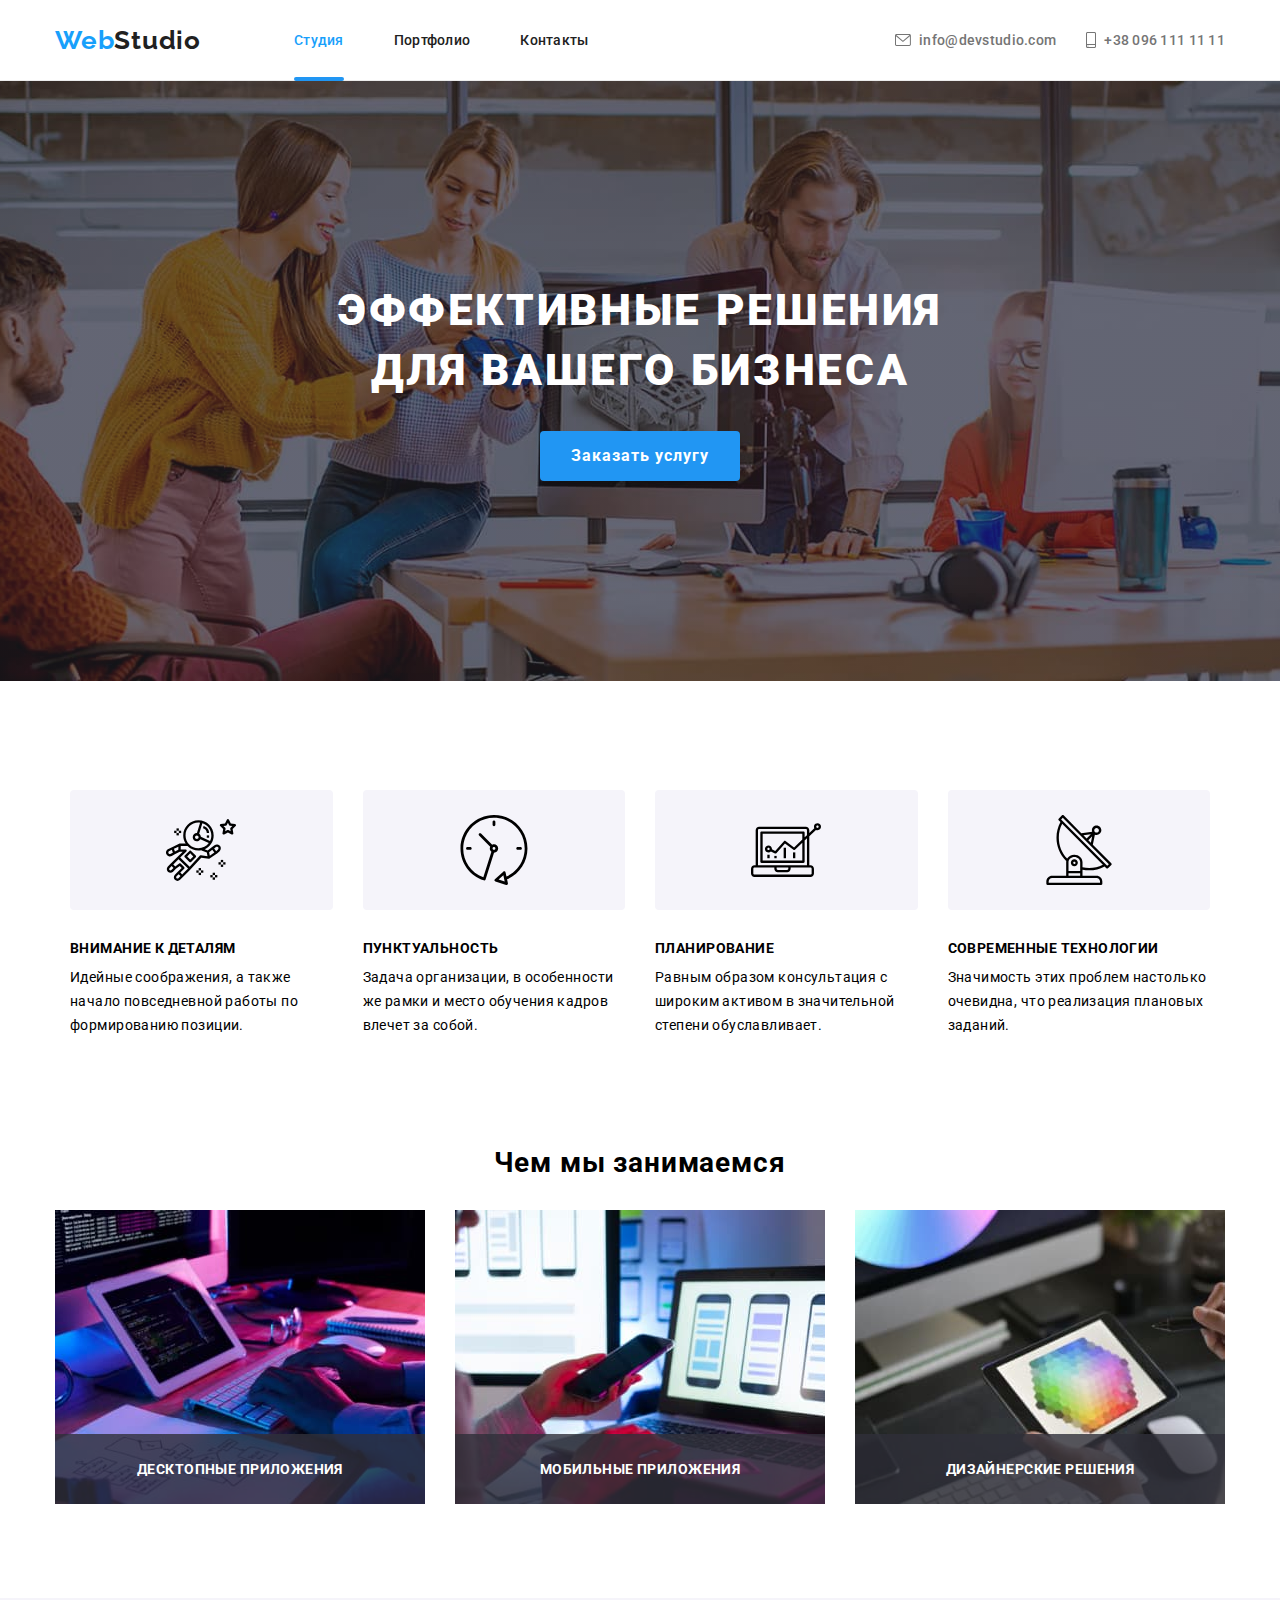
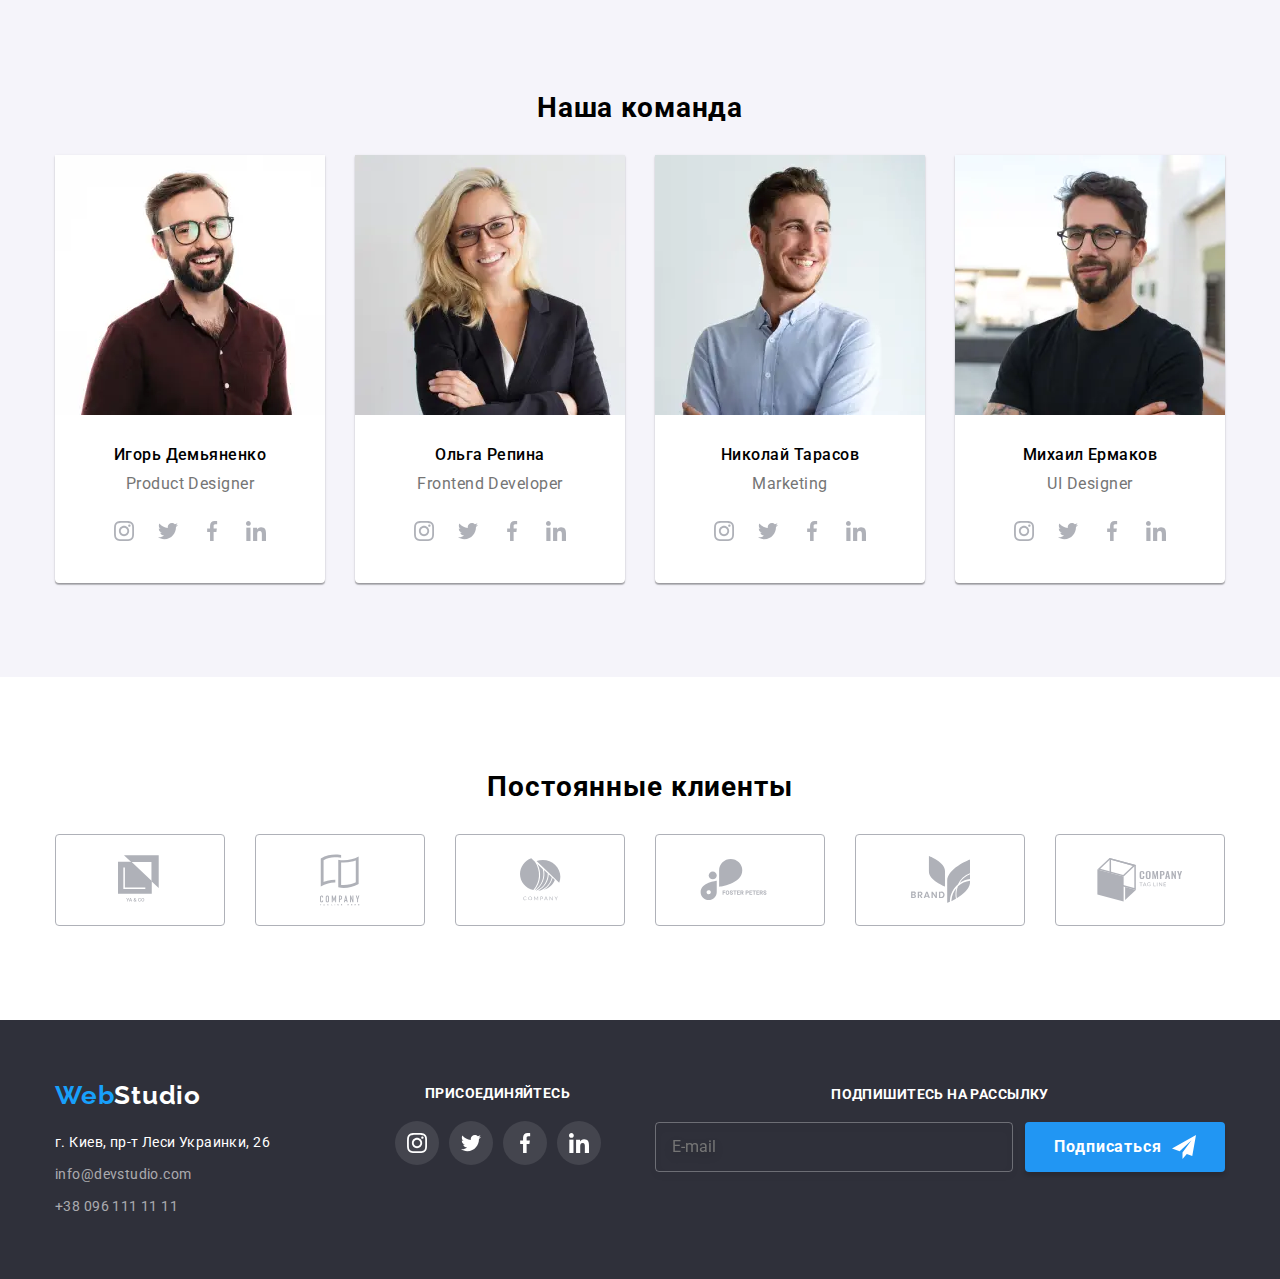
<file: index.html>
<!DOCTYPE html>
<html lang="en">

<head>
  <meta charset="UTF-8" />
  <meta name="viewport" content="width=device-width, initial-scale=1.0" />
  <title>Студия</title>
  <link rel="stylesheet" href="https://cdnjs.cloudflare.com/ajax/libs/modern-normalize/1.0.0/modern-normalize.css" />
  <link href="https://fonts.googleapis.com/css2?family=Raleway:wght@700&family=Roboto:wght@400;500;700&display=swap"
    rel="stylesheet" />
  <link rel="stylesheet" href="https://cdnjs.cloudflare.com/ajax/libs/animate.css/4.1.1/animate.min.css" />
  <link rel="stylesheet" href="./css/main.css" />
</head>

<body>
  <header class="header">
    <div class="container header__container">

      <a href="./index.html" class="logo header__logo link" aria-label="логотип веб студия">
        <span class="logo__span">Web</span>Studio
      </a>

      <button type="button" class="menu-button" aria-expanded="false" aria-controls="menu-container" data-menu-button>
        <svg class="menu__svg" width="40" height="40" aria-label="Переключатель мобильного меню">
          <use class="icon-menu-close" href="./images/sprite.svg#icon-menu-close"></use>
          <use class="icon-menu-open" href="./images/sprite.svg#icon-menu-open"></use>
        </svg>
      </button>

      <div class="menu-container" id="menu-container" data-menu>
        <nav class="header__nav">
          <ul class="nav__list list">
            <li class="nav__item">
              <a href="./index.html" class="nav__link link active">
                Студия
              </a>
            </li>
            <li class="nav__item">
              <a href="./portfolio.html" class="nav__link link">
                Портфолио
              </a>
            </li>
            <li class="nav__item">
              <a href="" class="nav__link link"> Контакты </a>
            </li>
          </ul>
        </nav>

        <address class="header-contacts">
          <ul class="header-contacts__list list">

            <li class="header-contacts__item">
              <a class="header-contacts__link link" href="mailto:info@devstudio.com">

                <svg class="header-contacts__svg" width="16px" height="12px">
                  <use href="./images/sprite.svg#icon-envelope"></use>
                </svg>

                info@devstudio.com
              </a>
            </li>

            <li class="header-contacts__item">
              <a class="header-contacts__link link" href="tel:+380961111111">

                <svg class="header-contacts__svg" width="10px" height="16px">
                  <use href="./images/sprite.svg#icon-smartphone"></use>
                </svg>

                +38 096 111 11 11
              </a>
            </li>

          </ul>
        </address>
      </div>

    </div>
  </header>

  <main>
    <!-- Hero -->

    <section class="hero hero__section">
      <div class="hero__wrapper">
        <div class="container">
          <h1 class="hero__title">
            Эффективные решения <br />
            для вашего бизнеса
          </h1>
          <button type="button" class="btn hero__btn" data-modal-open>
            Заказать услугу
          </button>
        </div>
      </div>
    </section>

    <!-- Basis -->

    <section class="basis basis__section">
      <div class="container">
        <h2 class="visually-hidden">Базис нашей компании</h2>
        <ul class="basis__list list">
          <li class="basis__item">
            <div class="basis__icon">
              <svg>
                <use href="./images/sprite.svg#icon-astronaut-1"></use>
              </svg>
            </div>



            <h3 class="basis__subject">Внимание к деталям</h3>
            <p class="basis__description">
              Идейные соображения, а также начало повседневной работы по
              формированию позиции.
            </p>
          </li>
          <li class="basis__item">
            <div class="basis__icon">
              <svg>
                <use href="./images/sprite.svg#icon-clock-1"></use>
              </svg>
            </div>
            <h3 class="basis__subject">Пунктуальность</h3>
            <p class="basis__description">
              Задача организации, в особенности же рамки и место обучения
              кадров влечет за собой.
            </p>
          </li>
          <li class="basis__item">
            <div class="basis__icon">
              <svg>
                <use href="./images/sprite.svg#icon-diagram-1"></use>
              </svg>
            </div>
            <h3 class="basis__subject">Планирование</h3>
            <p class="basis__description">
              Равным образом консультация с широким активом в значительной
              степени обуславливает.
            </p>
          </li>
          <li class="basis__item">
            <div class="basis__icon">
              <svg>
                <use href="./images/sprite.svg#icon-antenna-1"></use>
              </svg>
            </div>
            <h3 class="basis__subject">Современные технологии</h3>
            <p class="basis__description">
              Значимость этих проблем настолько очевидна, что реализация
              плановых заданий.
            </p>
          </li>
        </ul>
      </div>
    </section>

    <!-- What we do -->
    <section class="work work__section">
      <div class="container">
        <h2 class="title">Чем мы занимаемся</h2>
        <ul class="work__list list">
          <li class="work__item">
            <img src="./images/images-main/img-1.jpg" height="294" width="370" alt="Сотрудник пишет код" />
            <p class="work__description">Десктопные приложения</p>
          </li>
          <li class="work__item">
            <img src="./images/images-main/img-2.jpg" height="294" width="370"
              alt="Разработка приложений под мобильные устройства " />
            <p class="work__description">Мобильные приложения</p>
          </li>
          <li class="work__item">
            <img src="./images/images-main/img-3.jpg" height="294" width="370"
              alt="Сотрудник работает со стилями и световой палитрой" />
            <p class="work__description">Дизайнерские решения</p>
          </li>
        </ul>
      </div>
    </section>

    <!-- Our team -->
    <section class="team__section">
      <div class="container">
        <h2 class="title">Наша команда</h2>
        <ul class="team__list list">
          <li class="team__item">

            <picture>
              <source
                srcset="./images/images-main/team/desktop/team-img1-desktop@1x.webp 1x, ./images/images-main/team/desktop/team-img1-desktop@2x.webp 2x"
                media="(min-width: 1200px)" type="image/webp" />
              <source
                srcset="./images/images-main/team/desktop/team-img1-desktop@1x.jpg 1x, ./images/images-main/team/desktop/team-img1-desktop@2x.jpg 2x"
                media="(min-width: 1200px)" type="image/jpg" />
              <source
                srcset="./images/images-main/team/tablet/team-img1-tablet@1x.webp 1x, ./images/images-main/team/tablet/team-img1-tablet@2x.webp 2x"
                media="(min-width: 768px)" type="image/webp" />
              <source
                srcset="./images/images-main/team/tablet/team-img1-tablet@1x.jpg 1x, ./images/images-main/team/tablet/team-img1-tablet@2x.jpg 2x"
                media="(min-width: 768px)" type="image/jpg" />
              <source
                srcset="./images/images-main/team/mobile/team-img1-mobile@1x.webp 1x, ./images/images-main/team/mobile/team-img1-mobile@2x.webp 2x"
                type="image/webp" />
              <source
                srcset="./images/images-main/team/mobile/team-img1-mobile@1x.jpg 1x, ./images/images-main/team/mobile/team-img1-mobile@2x.jpg 2x"
                type="image/jpg" />
              <img class="team__img" src="./images/images-main/team/mobile/team-img1-mobile@1x.jpg"
                srcset="./images/images-main/team/mobile/team-img1-mobile@1x.jpg 1x, ./images/images-main/team/mobile/team-img1-mobile@2x.jpg 2x"
                alt="Игорь Демьяненко" />
            </picture>


            <div class="team__content">
              <h3 class="team__subject">Игорь Демьяненко</h3>
              <p lang="en" class="team__description">Product Designer</p>
              <ul class="socials__list list">
                <li class="socials__item">
                  <a class="socials__link" href="" aria-label="instagram">
                    <svg class="contacts__svg" width="20px" height="20px">
                      <use href="./images/sprite.svg#icon-instagram-1"></use>
                    </svg>
                  </a>
                </li>
                <li class="socials__item">
                  <a class="socials__link" href="" aria-label="twitter"><svg class="socials__svg" width="20px"
                      height="20px">
                      <use href="./images/sprite.svg#icon-twitter-1"></use>
                    </svg></a>
                </li>
                <li class="socials__item">
                  <a class="socials__link" aria-label="facebook" href=""><svg class="socials__svg" width="20px"
                      height="20px">
                      <use href="./images/sprite.svg#icon-facebook-1"></use>
                    </svg></a>
                </li>
                <li class="socials__item">
                  <a class="socials__link" href="" aria-label="linkedin"><svg class="socials__svg" width="20px"
                      height="20px">
                      <use href="./images/sprite.svg#icon-linkedin-1"></use>
                    </svg></a>
                </li>
              </ul>
            </div>
          </li>
          <li class="team__item">

            <picture>
              <source
                srcset="./images/images-main/team/desktop/team-img2-desktop@1x.webp 1x, ./images/images-main/team/desktop/team-img2-desktop@2x.webp 2x"
                media="(min-width: 1200px)" type="image/webp" />
              <source
                srcset="./images/images-main/team/desktop/team-img2-desktop@1x.jpg 1x, ./images/images-main/team/desktop/team-img2-desktop@2x.jpg 2x"
                media="(min-width: 1200px)" type="image/jpg" />
              <source
                srcset="./images/images-main/team/tablet/team-img2-tablet@1x.webp 1x, ./images/images-main/team/tablet/team-img2-tablet@2x.webp 2x"
                media="(min-width: 768px)" type="image/webp" />
              <source
                srcset="./images/images-main/team/tablet/team-img2-tablet@1x.jpg 1x, ./images/images-main/team/tablet/team-img2-tablet@2x.jpg 2x"
                media="(min-width: 768px)" type="image/jpg" />
              <source
                srcset="./images/images-main/team/mobile/team-img2-mobile@1x.webp 1x, ./images/images-main/team/mobile/team-img2-mobile@2x.webp 2x"
                type="image/webp" />
              <source
                srcset="./images/images-main/team/mobile/team-img2-mobile@1x.jpg 1x, ./images/images-main/team/mobile/team-img2-mobile@2x.jpg 2x"
                type="image/jpg" />
              <img class="team__img" src="./images/images-main/team/mobile/team-img2-mobile@1x.jpg"
                srcset="./images/images-main/team/mobile/team-img2-mobile@1x.jpg 1x, ./images/images-main/team/mobile/team-img2-mobile@2x.jpg 2x"
                alt="Ольга Репина" />
            </picture>

            <div class="team__content">
              <h3 class="team__subject">Ольга Репина</h3>
              <p lang="en" class="team__description">Frontend Developer</p>
              <ul class="socials__list list">
                <li class="socials__item">
                  <a class="socials__link" href="" aria-label="instagram">
                    <svg class="contacts__svg" width="20px" height="20px">
                      <use href="./images/sprite.svg#icon-instagram-1"></use>
                    </svg>
                  </a>
                </li>
                <li class="socials__item">
                  <a class="socials__link" href="" aria-label="twitter"><svg class="socials__svg" width="20px"
                      height="20px">
                      <use href="./images/sprite.svg#icon-twitter-1"></use>
                    </svg></a>
                </li>
                <li class="socials__item">
                  <a class="socials__link" aria-label="facebook" href=""><svg class="socials__svg" width="20px"
                      height="20px">
                      <use href="./images/sprite.svg#icon-facebook-1"></use>
                    </svg>
                  </a>
                </li>
                <li class="socials__item">
                  <a class="socials__link" href="" aria-label="linkedin"><svg class="team-socials__svg" width="20px"
                      height="20px">
                      <use href="./images/sprite.svg#icon-linkedin-1"></use>
                    </svg></a>
                </li>
              </ul>
            </div>
          </li>
          <li class="team__item">

            <picture>
              <source
                srcset="./images/images-main/team/desktop/team-img3-desktop@1x.webp 1x, ./images/images-main/team/desktop/team-img3-desktop@2x.webp 2x"
                media="(min-width: 1200px)" type="image/webp" />
              <source
                srcset="./images/images-main/team/desktop/team-img3-desktop@1x.jpg 1x, ./images/images-main/team/desktop/team-img3-desktop@2x.jpg 2x"
                media="(min-width: 1200px)" type="image/jpg" />
              <source
                srcset="./images/images-main/team/tablet/team-img3-tablet@1x.webp 1x, ./images/images-main/team/tablet/team-img3-tablet@2x.webp 2x"
                media="(min-width: 768px)" type="image/webp" />
              <source
                srcset="./images/images-main/team/tablet/team-img3-tablet@1x.jpg 1x, ./images/images-main/team/tablet/team-img3-tablet@2x.jpg 2x"
                media="(min-width: 768px)" type="image/jpg" />
              <source
                srcset="./images/images-main/team/mobile/team-img3-mobile@1x.webp 1x, ./images/images-main/team/mobile/team-img3-mobile@2x.webp 2x"
                type="image/webp" />
              <source
                srcset="./images/images-main/team/mobile/team-img3-mobile@1x.jpg 1x, ./images/images-main/team/mobile/team-img3-mobile@2x.jpg 2x"
                type="image/jpg" />
              <img class="team__img" src="./images/images-main/team/mobile/team-img3-mobile@1x.jpg"
                srcset="./images/images-main/team/mobile/team-img3-mobile@1x.jpg 1x, ./images/images-main/team/mobile/team-img3-mobile@2x.jpg 2x"
                alt="Николай Тарасов" />
            </picture>

            <div class="team__content">
              <h3 class="team__subject">Николай Тарасов</h3>
              <p lang="en" class="team__description">Marketing</p>
              <ul class="socials__list list">
                <li class="socials__item">
                  <a class="socials__link" href="" aria-label="instagram">
                    <svg class="contacts__svg" width="20px" height="20px">
                      <use href="./images/sprite.svg#icon-instagram-1"></use>
                    </svg>
                  </a>
                </li>
                <li class="socials__item">
                  <a class="socials__link" href="" aria-label="twitter"><svg class="socials__svg" width="20px"
                      height="20px">
                      <use href="./images/sprite.svg#icon-twitter-1"></use>
                    </svg></a>
                </li>
                <li class="socials__item">
                  <a class="socials__link" aria-label="facebook" href=""><svg class="socials__svg" width="20px"
                      height="20px">
                      <use href="./images/sprite.svg#icon-facebook-1"></use>
                    </svg>
                  </a>
                </li>
                <li class="socials__item">
                  <a class="socials__link" href="" aria-label="linkedin"><svg class="socials__svg" width="20px"
                      height="20px">
                      <use href="./images/sprite.svg#icon-linkedin-1"></use>
                    </svg></a>
                </li>
              </ul>
            </div>
          </li>
          <li class="team__item">

            <picture>
              <source
                srcset="./images/images-main/team/desktop/team-img4-desktop@1x.webp 1x, ./images/images-main/team/desktop/team-img4-desktop@2x.webp 2x"
                media="(min-width: 1200px)" type="image/webp" />
              <source
                srcset="./images/images-main/team/desktop/team-img4-desktop@1x.jpg 1x, ./images/images-main/team/desktop/team-img4-desktop@2x.jpg 2x"
                media="(min-width: 1200px)" type="image/jpg" />
              <source
                srcset="./images/images-main/team/tablet/team-img4-tablet@1x.webp 1x, ./images/images-main/team/tablet/team-img4-tablet@2x.webp 2x"
                media="(min-width: 768px)" type="image/webp" />
              <source
                srcset="./images/images-main/team/tablet/team-img4-tablet@1x.jpg 1x, ./images/images-main/team/tablet/team-img4-tablet@2x.jpg 2x"
                media="(min-width: 768px)" type="image/jpg" />
              <source
                srcset="./images/images-main/team/mobile/team-img4-mobile@1x.webp 1x, ./images/images-main/team/mobile/team-img4-mobile@2x.webp 2x"
                type="image/webp" />
              <source
                srcset="./images/images-main/team/mobile/team-img4-mobile@1x.jpg 1x, ./images/images-main/team/mobile/team-img4-mobile@2x.jpg 2x"
                type="image/jpg" />
              <img class="team__img" src="./images/images-main/team/mobile/team-img4-mobile@1x.jpg"
                srcset="./images/images-main/team/mobile/team-img4-mobile@1x.jpg 1x, ./images/images-main/team/mobile/team-img4-mobile@2x.jpg 2x"
                alt="Михаил Ермаков" />
            </picture>

            <div class="team__content">
              <h3 class="team__subject">Михаил Ермаков</h3>
              <p lang="en" class="team__description">UI Designer</p>
              <ul class="socials__list list">
                <li class="socials__item">
                  <a class="socials__link" href="" aria-label="instagram">
                    <svg class="socials__svg" width="20px" height="20px">
                      <use href="./images/sprite.svg#icon-instagram-1"></use>
                    </svg>
                  </a>
                </li>
                <li class="socials__item">
                  <a class="socials__link" href="" aria-label="twitter"><svg class="socials__svg" width="20px"
                      height="20px">
                      <use href="./images/sprite.svg#icon-twitter-1"></use>
                    </svg></a>
                </li>
                <li class="socials__item">
                  <a class="socials__link" aria-label="facebook" href=""><svg class="socials__svg" width="20px"
                      height="20px">
                      <use href="./images/sprite.svg#icon-facebook-1"></use>
                    </svg>
                  </a>
                </li>
                <li class="socials__item">
                  <a class="socials__link" href="" aria-label="linkedin"><svg class="socials__svg" width="20px"
                      height="20px">
                      <use href="./images/sprite.svg#icon-linkedin-1"></use>
                    </svg></a>
                </li>
              </ul>
            </div>
          </li>
        </ul>
      </div>
    </section>

    <section class="section__clients">
      <div class="container">
        <h2 class="title">Постоянные клиенты</h2>
        <ul class="clients__list list">
          <li class="clients__item">
            <a class="clients__link" href="">
              <svg width="45px" height="50px">
                <use href="./images/sprite.svg#icon-logo-1"></use>
              </svg>
            </a>
          </li>
          <li class="clients__item">
            <a class="clients__link" href="">
              <svg width="40px" height="52px">
                <use href="./images/sprite.svg#icon-logo-2"></use>
              </svg>
            </a>
          </li>
          <li class="clients__item">
            <a class="clients__link" href="">
              <svg width="41px" height="43px">
                <use href="./images/sprite.svg#icon-logo-3"></use>
              </svg>
            </a>
          </li>
          <li class="clients__item">
            <a class="clients__link" href="">
              <svg width="80px" height="42px">
                <use href="./images/sprite.svg#icon-logo-4"></use>
              </svg>
            </a>
          </li>
          <li class="clients__item">
            <a class="clients__link" href="">
              <svg width="59px" height="47px">
                <use href="./images/sprite.svg#icon-logo-5"></use>
              </svg>
            </a>
          </li>
          <li class="clients__item">
            <a class="clients__link" href="">
              <svg width="88px" height="44px">
                <use href="./images/sprite.svg#icon-logo-6"></use>
              </svg>
            </a>
          </li>
        </ul>
      </div>
    </section>
  </main>

  <footer class="footer">
    <div class="container footer__container">

      <div class="footer-contacts__container">

        <a class="logo logo--white footer__logo link" href="./index.html" aria-label="логотип веб студия">
          <span class="logo__span">Web</span>Studio
        </a>
        <address class="footer-contacts">
          <ul class="footer-contacts__list list">
            <li class="footer-contacts__item">
              <a class="footer-contacts__map link" href="https://goo.gl/maps/jktWydV6EBxauZdx7" target="_blank">
                г. Киев, пр-т Леси Украинки, 26
              </a>
            </li>
            <li class="footer-contacts__item">
              <a href="mailto:info@devstudio.com" class="footer-contacts__link link">
                info@devstudio.com
              </a>
            </li>
            <li class="footer-contacts__item">
              <a href="tel:+380961111111" class="footer-contacts__link link">
                +38 096 111 11 11
              </a>
            </li>
          </ul>
        </address>
      </div>

      <div class="join">
        <h3 class="join__title">Присоединяйтесь</h3>
        <ul class="join__list list">
          <li class="join__item">
            <a class="join__link" href="" aria-label="instagram">
              <svg class="footer-contacts__svg" width="20px" height="20px">
                <use href="./images/sprite.svg#icon-instagram-1"></use>
              </svg>
            </a>
          </li>
          <li class="join__item">
            <a class="join__link" href="" aria-label="twitter"><svg class="footer-contacts__svg" width="20px"
                height="20px">
                <use href="./images/sprite.svg#icon-twitter-1"></use>
              </svg></a>
          </li>
          <li class="join__item">
            <a class="join__link" aria-label="facebook" href=""><svg class="footer-contacts__svg" width="20px"
                height="20px">
                <use href="./images/sprite.svg#icon-facebook-1"></use>
              </svg>
            </a>
          </li>
          <li class="join__item">
            <a class="join__link" href="" aria-label="linkedin"><svg class="footer-contacts__svg" width="20px"
                height="20px">
                <use href="./images/sprite.svg#icon-linkedin-1"></use>
              </svg></a>
          </li>
        </ul>
      </div>

      <div class="newsletter">
        <form action="#" class="newsletter__form">
          <label for="user_email" class="newsletter__label">Подпишитесь на рассылку</label>
          <div class="newsletter__wrapper">
            <input id="user_email" type="email" name="user_email" class="newsletter__input" placeholder="E-mail" />

            <button type="submit" class="btn newsletter__btn">Подписаться
              <svg width="24px" height="24px" class="newsletter__svg">
                <use href="./images/sprite.svg#icon-icon-send"></use>
              </svg>
            </button>

          </div>
        </form>
      </div>
    </div>
  </footer>

  <div class="backdrop is-hidden" data-modal>
    <div class="wrapper">
      <div class="modal">
        <button type="button" class="modal-close__btn" data-modal-close>
          <svg width="11px" height="11px">
            <use href="./images/sprite.svg#icon-close_1"></use>
          </svg>
        </button>
        <form action="#" class="modal-form">
          <h2 class="modal-form__title">
            Оставьте свои данные, мы вам перезвоним
          </h2>
          <label class="modal-form-label">
            <span class="description">Имя*</span>
            <span class="modal-form-field-wrapper">
              <input type="text" class="modal-form-input" placeholder="Ким" required name="user-name" minlength="2"
                maxlength="15" />
              <svg class="modal-svg">
                <use href="./images/sprite.svg#icon-person-black-18dp-1"></use>
              </svg>
              <svg class="modal-svg-checkmark">
                <use href="./images/sprite.svg#icon-checkmark"></use>
              </svg>
            </span>
          </label>
          <label class="modal-form-label">
            <span class="description">Телефон*</span>
            <span class="modal-form-field-wrapper">
              <input type="tel" class="modal-form-input" placeholder="099-000-0000" required name="user-phone"
                pattern="[0-9]{3}-[0-9]{3}-[0-9]{4}" />
              <svg class="modal-svg">
                <use href="./images/sprite.svg#icon-phone-black-18dp-1"></use>
              </svg>
              <svg class="modal-svg-checkmark">
                <use href="./images/sprite.svg#icon-checkmark"></use>
              </svg>
            </span>
          </label>
          <label class="modal-form-label">
            <span class="description">Почта*</span>
            <span class="modal-form-field-wrapper">
              <input type="email" class="modal-form-input" placeholder="tesla@test.com" required name="user-email" />
              <svg class="modal-svg">
                <use href="./images/sprite.svg#icon-email-black-18dp-1"></use>
              </svg>
              <svg class="modal-svg-checkmark">
                <use href="./images/sprite.svg#icon-checkmark"></use>
              </svg>
            </span>
          </label>
          <label for="modal-massage" class="description">Комментарий</label>
          <textarea id="modal-massage" name="user-massage" class="modal-form-massage" placeholder="Введите текст"
            maxlength="350"></textarea>

          <input type="checkbox" name="user-policy" value="accept-policy" class="modal-form-policy visually-hidden"
            required id="check-policy" />
          <label for="check-policy" class="modal-form-policy-label">
            <span>
              Соглашаюсь с рассылкой и принимаю
              <a href="#" class="form-link">Условия договора</a>
            </span>
          </label>
          <button type="submit" class="btn-modal-form">Отправить</button>
        </form>
      </div>
    </div>
  </div>

  <div hidden>Танцы с бубном, ... GIT Включи сервер!</div>

  <script src="./js/modal.js"></script>
  <script src="./js/menu.js"></script>
</body>

</html>
</file>
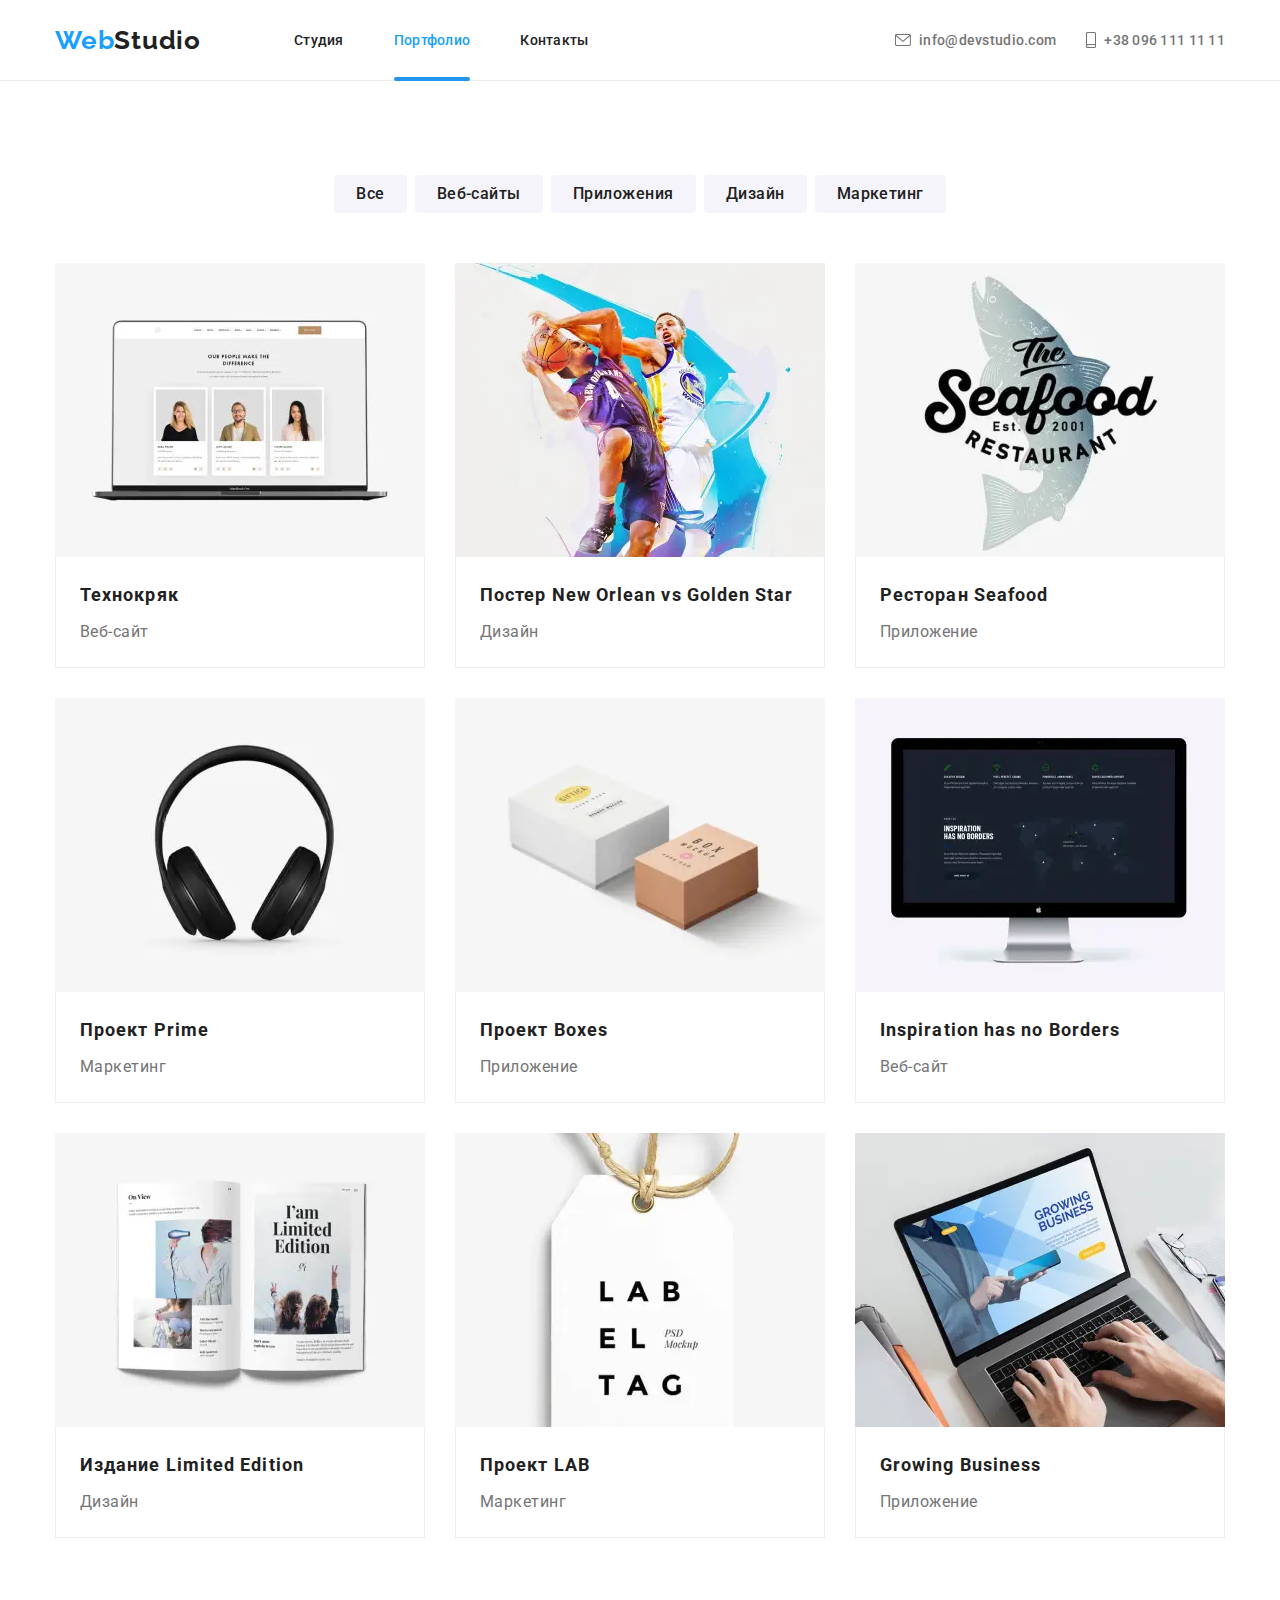
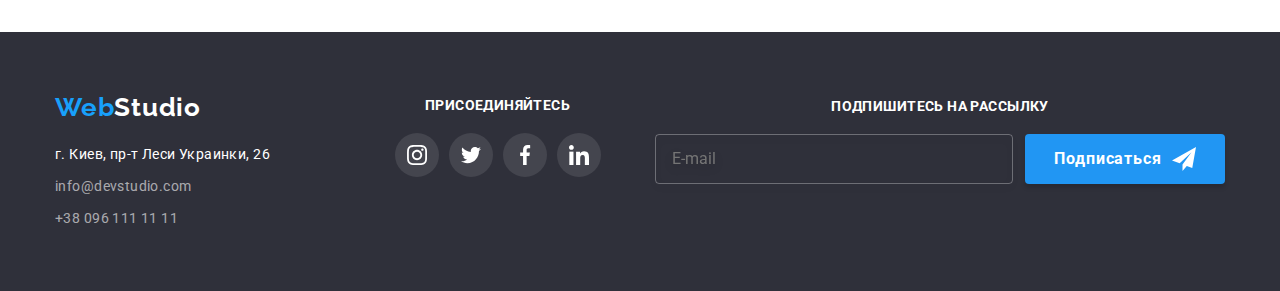
<file: portfolio.html>
<!DOCTYPE html>
<html lang="ru">

<head>
  <meta charset="UTF-8" />
  <meta name="viewport" content="width=device-width, initial-scale=1.0" />
  <title>Портфолио</title>
  <link rel="stylesheet" href="https://cdnjs.cloudflare.com/ajax/libs/modern-normalize/1.0.0/modern-normalize.css" />
  <link href="https://fonts.googleapis.com/css2?family=Raleway:wght@700&family=Roboto:wght@400;500;700&display=swap"
    rel="stylesheet" />
  <link rel="stylesheet" href="https://cdnjs.cloudflare.com/ajax/libs/animate.css/4.1.1/animate.min.css" />
  <link rel="stylesheet" href="./css/portfolio.min.css" />
</head>

<body>
  <header class="header">
    <div class="container header__container">

      <a href="./index.html" class="logo header__logo link" aria-label="логотип веб студия">
        <span class="logo__span">Web</span>Studio
      </a>

      <button type="button" class="menu-button" aria-expanded="false" aria-controls="menu-container" data-menu-button>
        <svg class="menu__svg" width="40" height="40" aria-label="Переключатель мобильного меню">
          <use class="icon-menu-close" href="./images/sprite.svg#icon-menu-close"></use>
          <use class="icon-menu-open" href="./images/sprite.svg#icon-menu-open"></use>
        </svg>
      </button>

      <div class="menu-container" id="menu-container" data-menu>
        <nav class="header__nav">
          <ul class="nav__list list">
            <li class="nav__item">
              <a href="./index.html" class="nav__link link">
                Студия
              </a>
            </li>
            <li class="nav__item">
              <a href="./portfolio.html" class="nav__link link active">
                Портфолио
              </a>
            </li>
            <li class="nav__item">
              <a href="" class="nav__link link"> Контакты </a>
            </li>
          </ul>
        </nav>

        <address class="header-contacts">
          <ul class="header-contacts__list list">

            <li class="header-contacts__item">
              <a class="header-contacts__link link" href="mailto:info@devstudio.com">

                <svg class="header-contacts__svg" width="16px" height="12px">
                  <use href="./images/sprite.svg#icon-envelope"></use>
                </svg>

                info@devstudio.com
              </a>
            </li>

            <li class="header-contacts__item">
              <a class="header-contacts__link link" href="tel:+380961111111">

                <svg class="header-contacts__svg" width="10px" height="16px">
                  <use href="./images/sprite.svg#icon-smartphone"></use>
                </svg>

                +38 096 111 11 11
              </a>
            </li>

          </ul>
        </address>
      </div>

    </div>
  </header>

  <!-- Our company project -->
  <main class="portfolio">
    <section class="section portfolio__section">
      <div class="container">
        <h1 class="visually-hidden">Проекте нашей компаний</h1>

        <!--menu-->

        <div class="sorting">
          <ul class="sorting__list list">
            <li class="sorting__item">
              <button class="sorting__btn" type="button">Все</button>
            </li>
            <li class="sorting__item">
              <button class="sorting__btn" type="button">Веб-сайты</button>
            </li>
            <li class="sorting__item">
              <button class="sorting__btn" type="button">Приложения</button>
            </li>
            <li class="sorting__item">
              <button class="sorting__btn" type="button">Дизайн</button>
            </li>
            <li class="sorting__item">
              <button class="sorting__btn" type="button">Маркетинг</button>
            </li>
          </ul>
        </div>

        <!--gallery-->

        <div class="project">
          <ul class="project__list list">
            <li class="project__item">

              <div class="picture">
                <div class="picture__overlay">
                  <p class="picture__text">
                    Технокряк это современная площадка распространения коронавируса. Компании используют эту платформу
                    для цифрового шпионажа и атак на
                    защищённые сервера конкурентов.
                  </p>
                </div>

                <picture>
                  <source
                    srcset="./images/images-portfolio/desktop/portfolio-img1-desktop@1x.webp 1x, ./images/images-portfolio/desktop/portfolio-img1-desktop@2x.webp 2x"
                    media="(min-width: 1200px)" type="image/webp" />
                  <source
                    srcset="./images/images-portfolio/desktop/portfolio-img1-desktop@1x.jpg 1x, ./images/images-portfolio/desktop/portfolio-img1-desktop@2x.jpg 2x"
                    media="(min-width: 1200px)" type="image/jpg" />
                  <source
                    srcset="./images/images-portfolio/tablet/portfolio-img1-tablet@1x.webp 1x, ./images/images-portfolio/tablet/portfolio-img1-tablet@2x.webp 2x"
                    media="(min-width: 768px)" type="image/webp" />
                  <source
                    srcset="./images/images-portfolio/tablet/portfolio-img1-tablet@1x.jpg 1x, ./images/images-portfolio/tablet/portfolio-img1-tablet@2x.jpg 2x"
                    media="(min-width: 768px)" type="image/jpg" />
                  <source
                    srcset="./images/images-portfolio/mobile/portfolio-img1-mobile@1x.webp 1x, ./images/images-portfolio/mobile/portfolio-img1-mobile@2x.webp 2x"
                    type="image/webp" />
                  <source
                    srcset="./images/images-portfolio/mobile/portfolio-img1-mobile@1x.jpg 1x, ./images/images-portfolio/mobile/portfolio-img1-mobile@2x.jpg 2x"
                    type="image/jpg" />
                  <img class="picture__photo" src="./images/images-portfolio/mobile/portfolio-img1-mobile@1x.jpg"
                    srcset="./images/images-portfolio/mobile/portfolio-img1-mobile@1x.jpg 1x, ./images/images-portfolio/mobile/portfolio-img1-mobile@2x.jpg 2x"
                    alt="Картинка!" />
                </picture>
              </div>

              <div class="description">
                <h2 class="description__subject">Технокряк</h2>
                <p class="description__type">Веб-сайт</p>
              </div>

            </li>


            <li class="project__item">

              <div class="picture">
                <div class="picture__overlay">
                  <p class="picture__text">
                    Технокряк это современная площадка распространения коронавируса. Компании используют эту платформу
                    для цифрового шпионажа и атак на
                    защищённые сервера конкурентов.
                  </p>
                </div>

                <picture>
                  <source
                    srcset="./images/images-portfolio/desktop/portfolio-img2-desktop@1x.webp 1x, ./images/images-portfolio/desktop/portfolio-img2-desktop@2x.webp 2x"
                    media="(min-width: 1200px)" type="image/webp" />
                  <source
                    srcset="./images/images-portfolio/desktop/portfolio-img2-desktop@1x.jpg 1x, ./images/images-portfolio/desktop/portfolio-img2-desktop@2x.jpg 2x"
                    media="(min-width: 1200px)" type="image/jpg" />
                  <source
                    srcset="./images/images-portfolio/tablet/portfolio-img2-tablet@1x.webp 1x, ./images/images-portfolio/tablet/portfolio-img2-tablet@2x.webp 2x"
                    media="(min-width: 769px)" type="image/webp" />
                  <source
                    srcset="./images/images-portfolio/tablet/portfolio-img2-tablet@1x.jpg 1x, ./images/images-portfolio/tablet/portfolio-img2-tablet@2x.jpg 2x"
                    media="(min-width: 769px)" type="image/jpg" />
                  <source
                    srcset="./images/images-portfolio/mobile/portfolio-img2-mobile@1x.webp 1x, ./images/images-portfolio/mobile/portfolio-img2-mobile@2x.webp 2x"
                    type="image/webp" />
                  <source
                    srcset="./images/images-portfolio/mobile/portfolio-img2-mobile@1x.jpg 1x, ./images/images-portfolio/mobile/portfolio-img2-mobile@2x.jpg 2x"
                    type="image/jpg" />
                  <img class="picture__photo" src="./images/images-portfolio/mobile/portfolio-img2-mobile@1x.jpg"
                    srcset="./images/images-portfolio/mobile/portfolio-img2-mobile@1x.jpg 1x, ./images/images-portfolio/mobile/portfolio-img2-mobile@2x.jpg 2x"
                    alt="Картинка!" />
                </picture>
              </div>

              <div class="description">
                <h2 class="description__subject">Постер <span lang="en">New Orlean vs Golden Star</span></h2>
                <p class="description__type">Дизайн</p>
              </div>

            </li>

            <li class="project__item">

              <div class="picture">
                <div class="picture__overlay">
                  <p class="picture__text">
                    Технокряк это современная площадка распространения коронавируса. Компании используют эту платформу
                    для цифрового шпионажа и атак на
                    защищённые сервера конкурентов.
                  </p>
                </div>

                <picture>
                  <source
                    srcset="./images/images-portfolio/desktop/portfolio-img3-desktop@1x.webp 1x, ./images/images-portfolio/desktop/portfolio-img3-desktop@2x.webp 2x"
                    media="(min-width: 1200px)" type="image/webp" />
                  <source
                    srcset="./images/images-portfolio/desktop/portfolio-img3-desktop@1x.jpg 1x, ./images/images-portfolio/desktop/portfolio-img3-desktop@2x.jpg 2x"
                    media="(min-width: 1200px)" type="image/jpg" />
                  <source
                    srcset="./images/images-portfolio/tablet/portfolio-img3-tablet@1x.webp 1x, ./images/images-portfolio/tablet/portfolio-img3-tablet@2x.webp 2x"
                    media="(min-width: 769px)" type="image/webp" />
                  <source
                    srcset="./images/images-portfolio/tablet/portfolio-img3-tablet@1x.jpg 1x, ./images/images-portfolio/tablet/portfolio-img3-tablet@2x.jpg 2x"
                    media="(min-width: 769px)" type="image/jpg" />
                  <source
                    srcset="./images/images-portfolio/mobile/portfolio-img3-mobile@1x.webp 1x, ./images/images-portfolio/mobile/portfolio-img3-mobile@2x.webp 2x"
                    type="image/webp" />
                  <source
                    srcset="./images/images-portfolio/mobile/portfolio-img3-mobile@1x.jpg 1x, ./images/images-portfolio/mobile/portfolio-img3-mobile@2x.jpg 2x"
                    type="image/jpg" />
                  <img class="picture__photo" src="./images/images-portfolio/mobile/portfolio-img3-mobile@1x.jpg"
                    srcset="./images/images-portfolio/mobile/portfolio-img3-mobile@1x.jpg 1x, ./images/images-portfolio/mobile/portfolio-img3-mobile@2x.jpg 2x"
                    alt="Картинка!" />
                </picture>
              </div>

              <div class="description">
                <h2 class="description__subject">Ресторан <span lang="en">Seafood</span></h2>
                <p class="description__type">Приложение</p>
              </div>

            </li>

            <li class="project__item">

              <div class="picture">
                <div class="picture__overlay">
                  <p class="picture__text">
                    Технокряк это современная площадка распространения коронавируса. Компании используют эту платформу
                    для цифрового шпионажа и атак на
                    защищённые сервера конкурентов.
                  </p>
                </div>

                <picture>
                  <source
                    srcset="./images/images-portfolio/desktop/portfolio-img4-desktop@1x.webp 1x, ./images/images-portfolio/desktop/portfolio-img4-desktop@2x.webp 2x"
                    media="(min-width: 1200px)" type="image/webp" />
                  <source
                    srcset="./images/images-portfolio/desktop/portfolio-img4-desktop@1x.jpg 1x, ./images/images-portfolio/desktop/portfolio-img4-desktop@2x.jpg 2x"
                    media="(min-width: 1200px)" type="image/jpg" />
                  <source
                    srcset="./images/images-portfolio/tablet/portfolio-img4-tablet@1x.webp 1x, ./images/images-portfolio/tablet/portfolio-img4-tablet@2x.webp 2x"
                    media="(min-width: 769px)" type="image/webp" />
                  <source
                    srcset="./images/images-portfolio/tablet/portfolio-img4-tablet@1x.jpg 1x, ./images/images-portfolio/tablet/portfolio-img4-tablet@2x.jpg 2x"
                    media="(min-width: 769px)" type="image/jpg" />
                  <source
                    srcset="./images/images-portfolio/mobile/portfolio-img4-mobile@1x.webp 1x, ./images/images-portfolio/mobile/portfolio-img4-mobile@2x.webp 2x"
                    type="image/webp" />
                  <source
                    srcset="./images/images-portfolio/mobile/portfolio-img4-mobile@1x.jpg 1x, ./images/images-portfolio/mobile/portfolio-img4-mobile@2x.jpg 2x"
                    type="image/jpg" />
                  <img class="picture__photo" src="./images/images-portfolio/mobile/portfolio-img4-mobile@1x.jpg"
                    srcset="./images/images-portfolio/mobile/portfolio-img4-mobile@1x.jpg 1x, ./images/images-portfolio/mobile/portfolio-img4-mobile@2x.jpg 2x"
                    alt="Картинка!" />
                </picture>
              </div>

              <div class="description">
                <h2 class="description__subject">Проект <span lang="en">Prime</span></h2>
                <p class="description__type">Маркетинг</p>
              </div>

            </li>

            <li class="project__item">

              <div class="picture">
                <div class="picture__overlay">
                  <p class="picture__text">
                    Технокряк это современная площадка распространения коронавируса. Компании используют эту платформу
                    для цифрового шпионажа и атак на
                    защищённые сервера конкурентов.
                  </p>
                </div>

                <picture>
                  <source
                    srcset="./images/images-portfolio/desktop/portfolio-img5-desktop@1x.webp 1x, ./images/images-portfolio/desktop/portfolio-img5-desktop@2x.webp 2x"
                    media="(min-width: 1200px)" type="image/webp" />
                  <source
                    srcset="./images/images-portfolio/desktop/portfolio-img5-desktop@1x.jpg 1x, ./images/images-portfolio/desktop/portfolio-img5-desktop@2x.jpg 2x"
                    media="(min-width: 1200px)" type="image/jpg" />
                  <source
                    srcset="./images/images-portfolio/tablet/portfolio-img5-tablet@1x.webp 1x, ./images/images-portfolio/tablet/portfolio-img5-tablet@2x.webp 2x"
                    media="(min-width: 769px)" type="image/webp" />
                  <source
                    srcset="./images/images-portfolio/tablet/portfolio-img5-tablet@1x.jpg 1x, ./images/images-portfolio/tablet/portfolio-img5-tablet@2x.jpg 2x"
                    media="(min-width: 769px)" type="image/jpg" />
                  <source
                    srcset="./images/images-portfolio/mobile/portfolio-img5-mobile@1x.webp 1x, ./images/images-portfolio/mobile/portfolio-img5-mobile@2x.webp 2x"
                    type="image/webp" />
                  <source
                    srcset="./images/images-portfolio/mobile/portfolio-img5-mobile@1x.jpg 1x, ./images/images-portfolio/mobile/portfolio-img5-mobile@2x.jpg 2x"
                    type="image/jpg" />
                  <img class="picture__photo" src="./images/images-portfolio/mobile/portfolio-img5-mobile@1x.jpg"
                    srcset="./images/images-portfolio/mobile/portfolio-img5-mobile@1x.jpg 1x, ./images/images-portfolio/mobile/portfolio-img5-mobile@2x.jpg 2x"
                    alt="Картинка!" />
                </picture>
              </div>

              <div class="description">
                <h2 class="description__subject">Проект <span lang="en">Boxes</span></h2>
                <p class="description__type">Приложение</p>
              </div>

            </li>

            <li class="project__item">

              <div class="picture">
                <div class="picture__overlay">
                  <p class="picture__text">
                    Технокряк это современная площадка распространения коронавируса. Компании используют эту платформу
                    для цифрового шпионажа и атак на
                    защищённые сервера конкурентов.
                  </p>
                </div>

                <picture>
                  <source
                    srcset="./images/images-portfolio/desktop/portfolio-img6-desktop@1x.webp 1x, ./images/images-portfolio/desktop/portfolio-img6-desktop@2x.webp 2x"
                    media="(min-width: 1200px)" type="image/webp" />
                  <source
                    srcset="./images/images-portfolio/desktop/portfolio-img6-desktop@1x.jpg 1x, ./images/images-portfolio/desktop/portfolio-img6-desktop@2x.jpg 2x"
                    media="(min-width: 1200px)" type="image/jpg" />
                  <source
                    srcset="./images/images-portfolio/tablet/portfolio-img6-tablet@1x.webp 1x, ./images/images-portfolio/tablet/portfolio-img6-tablet@2x.webp 2x"
                    media="(min-width: 769px)" type="image/webp" />
                  <source
                    srcset="./images/images-portfolio/tablet/portfolio-img6-tablet@1x.jpg 1x, ./images/images-portfolio/tablet/portfolio-img6-tablet@2x.jpg 2x"
                    media="(min-width: 769px)" type="image/jpg" />
                  <source
                    srcset="./images/images-portfolio/mobile/portfolio-img6-mobile@1x.webp 1x, ./images/images-portfolio/mobile/portfolio-img6-mobile@2x.webp 2x"
                    type="image/webp" />
                  <source
                    srcset="./images/images-portfolio/mobile/portfolio-img6-mobile@1x.jpg 1x, ./images/images-portfolio/mobile/portfolio-img6-mobile@2x.jpg 2x"
                    type="image/jpg" />
                  <img class="picture__photo" src="./images/images-portfolio/mobile/portfolio-img6-mobile@1x.jpg"
                    srcset="./images/images-portfolio/mobile/portfolio-img6-mobile@1x.jpg 1x, ./images/images-portfolio/mobile/portfolio-img6-mobile@2x.jpg 2x"
                    alt="Картинка!" />
                </picture>
              </div>

              <div class="description">
                <h2 class="description__subject" lang="en">Inspiration has no Borders</h2>
                <p class="description__type">Веб-сайт</p>
              </div>

            </li>

            <li class="project__item">

              <div class="picture">
                <div class="picture__overlay">
                  <p class="picture__text">
                    Технокряк это современная площадка распространения коронавируса. Компании используют эту платформу
                    для цифрового шпионажа и атак на
                    защищённые сервера конкурентов.
                  </p>
                </div>

                <picture>
                  <source
                    srcset="./images/images-portfolio/desktop/portfolio-img7-desktop@1x.webp 1x, ./images/images-portfolio/desktop/portfolio-img7-desktop@2x.webp 2x"
                    media="(min-width: 1200px)" type="image/webp" />
                  <source
                    srcset="./images/images-portfolio/desktop/portfolio-img7-desktop@1x.jpg 1x, ./images/images-portfolio/desktop/portfolio-img7-desktop@2x.jpg 2x"
                    media="(min-width: 1200px)" type="image/jpg" />
                  <source
                    srcset="./images/images-portfolio/tablet/portfolio-img7-tablet@1x.webp 1x, ./images/images-portfolio/tablet/portfolio-img7-tablet@2x.webp 2x"
                    media="(min-width: 769px)" type="image/webp" />
                  <source
                    srcset="./images/images-portfolio/tablet/portfolio-img7-tablet@1x.jpg 1x, ./images/images-portfolio/tablet/portfolio-img7-tablet@2x.jpg 2x"
                    media="(min-width: 769px)" type="image/jpg" />
                  <source
                    srcset="./images/images-portfolio/mobile/portfolio-img7-mobile@1x.webp 1x, ./images/images-portfolio/mobile/portfolio-img7-mobile@2x.webp 2x"
                    type="image/webp" />
                  <source
                    srcset="./images/images-portfolio/mobile/portfolio-img7-mobile@1x.jpg 1x, ./images/images-portfolio/mobile/portfolio-img7-mobile@2x.jpg 2x"
                    type="image/jpg" />
                  <img class="picture__photo" src="./images/images-portfolio/mobile/portfolio-img7-mobile@1x.jpg"
                    srcset="./images/images-portfolio/mobile/portfolio-img7-mobile@1x.jpg 1x, ./images/images-portfolio/mobile/portfolio-img7-mobile@2x.jpg 2x"
                    alt="Картинка!" />
                </picture>
              </div>

              <div class="description">
                <h2 class="description__subject">Издание <span lang="en">Limited Edition</span></h2>
                <p class="description__type">Дизайн</p>
              </div>

            </li>

            <li class="project__item">

              <div class="picture">
                <div class="picture__overlay">
                  <p class="picture__text">
                    Технокряк это современная площадка распространения коронавируса. Компании используют эту платформу
                    для цифрового шпионажа и атак на
                    защищённые сервера конкурентов.
                  </p>
                </div>

                <picture>
                  <source
                    srcset="./images/images-portfolio/desktop/portfolio-img8-desktop@1x.webp 1x, ./images/images-portfolio/desktop/portfolio-img8-desktop@2x.webp 2x"
                    media="(min-width: 1200px)" type="image/webp" />
                  <source
                    srcset="./images/images-portfolio/desktop/portfolio-img8-desktop@1x.jpg 1x, ./images/images-portfolio/desktop/portfolio-img8-desktop@2x.jpg 2x"
                    media="(min-width: 1200px)" type="image/jpg" />
                  <source
                    srcset="./images/images-portfolio/tablet/portfolio-img8-tablet@1x.webp 1x, ./images/images-portfolio/tablet/portfolio-img8-tablet@2x.webp 2x"
                    media="(min-width: 769px)" type="image/webp" />
                  <source
                    srcset="./images/images-portfolio/tablet/portfolio-img8-tablet@1x.jpg 1x, ./images/images-portfolio/tablet/portfolio-img8-tablet@2x.jpg 2x"
                    media="(min-width: 769px)" type="image/jpg" />
                  <source
                    srcset="./images/images-portfolio/mobile/portfolio-img8-mobile@1x.webp 1x, ./images/images-portfolio/mobile/portfolio-img8-mobile@2x.webp 2x"
                    type="image/webp" />
                  <source
                    srcset="./images/images-portfolio/mobile/portfolio-img8-mobile@1x.jpg 1x, ./images/images-portfolio/mobile/portfolio-img8-mobile@2x.jpg 2x"
                    type="image/jpg" />
                  <img class="picture__photo" src="./images/images-portfolio/mobile/portfolio-img8-mobile@1x.jpg"
                    srcset="./images/images-portfolio/mobile/portfolio-img8-mobile@1x.jpg 1x, ./images/images-portfolio/mobile/portfolio-img8-mobile@2x.jpg 2x"
                    alt="Картинка!" />
                </picture>
              </div>

              <div class="description">
                <h2 class="description__subject">Проект <span lang="en">LAB</span></h2>
                <p class="description__type">Маркетинг</p>
              </div>

            </li>

            <li class="project__item">

              <div class="picture">
                <div class="picture__overlay">
                  <p class="picture__text">
                    Технокряк это современная площадка распространения коронавируса. Компании используют эту платформу
                    для цифрового шпионажа и атак на
                    защищённые сервера конкурентов.
                  </p>
                </div>

                <picture>
                  <source
                    srcset="./images/images-portfolio/desktop/portfolio-img9-desktop@1x.webp 1x, ./images/images-portfolio/desktop/portfolio-img9-desktop@2x.webp 2x"
                    media="(min-width: 1200px)" type="image/webp" />
                  <source
                    srcset="./images/images-portfolio/desktop/portfolio-img9-desktop@1x.jpg 1x, ./images/images-portfolio/desktop/portfolio-img9-desktop@2x.jpg 2x"
                    media="(min-width: 1200px)" type="image/jpg" />
                  <source
                    srcset="./images/images-portfolio/tablet/portfolio-img9-tablet@1x.webp 1x, ./images/images-portfolio/tablet/portfolio-img9-tablet@2x.webp 2x"
                    media="(min-width: 769px)" type="image/webp" />
                  <source
                    srcset="./images/images-portfolio/tablet/portfolio-img9-tablet@1x.jpg 1x, ./images/images-portfolio/tablet/portfolio-img9-tablet@2x.jpg 2x"
                    media="(min-width: 769px)" type="image/jpg" />
                  <source
                    srcset="./images/images-portfolio/mobile/portfolio-img9-mobile@1x.webp 1x, ./images/images-portfolio/mobile/portfolio-img9-mobile@2x.webp 2x"
                    type="image/webp" />
                  <source
                    srcset="./images/images-portfolio/mobile/portfolio-img9-mobile@1x.jpg 1x, ./images/images-portfolio/mobile/portfolio-img9-mobile@2x.jpg 2x"
                    type="image/jpg" />
                  <img class="picture__photo" src="./images/images-portfolio/mobile/portfolio-img9-mobile@1x.jpg"
                    srcset="./images/images-portfolio/mobile/portfolio-img9-mobile@1x.jpg 1x, ./images/images-portfolio/mobile/portfolio-img9-mobile@2x.jpg 2x"
                    alt="Картинка!" />
                </picture>
              </div>

              <div class="description">
                <h2 class="description__subject" lang="en">Growing Business</h2>
                <p class="description__type">Приложение</p>
              </div>

            </li>



          </ul>
        </div>
      </div>
    </section>

  </main>

  <footer class="footer">
    <div class="container footer__container">

      <div class="footer-contacts__container">

        <a class="logo logo--white footer__logo link" href="./index.html" aria-label="логотип веб студия">
          <span class="logo__span">Web</span>Studio
        </a>
        <address class="footer-contacts">
          <ul class="footer-contacts__list list">
            <li class="footer-contacts__item">
              <a class="footer-contacts__map link" href="https://goo.gl/maps/jktWydV6EBxauZdx7" target="_blank">
                г. Киев, пр-т Леси Украинки, 26
              </a>
            </li>
            <li class="footer-contacts__item">
              <a href="mailto:info@devstudio.com" class="footer-contacts__link link">
                info@devstudio.com
              </a>
            </li>
            <li class="footer-contacts__item">
              <a href="tel:+380961111111" class="footer-contacts__link link">
                +38 096 111 11 11
              </a>
            </li>
          </ul>
        </address>
      </div>

      <div class="join">
        <h3 class="join__title">Присоединяйтесь</h3>
        <ul class="join__list list">
          <li class="join__item">
            <a class="join__link" href="" aria-label="instagram">
              <svg class="footer-contacts__svg" width="20px" height="20px">
                <use href="./images/sprite.svg#icon-instagram-1"></use>
              </svg>
            </a>
          </li>
          <li class="join__item">
            <a class="join__link" href="" aria-label="twitter"><svg class="footer-contacts__svg" width="20px"
                height="20px">
                <use href="./images/sprite.svg#icon-twitter-1"></use>
              </svg></a>
          </li>
          <li class="join__item">
            <a class="join__link" aria-label="facebook" href=""><svg class="footer-contacts__svg" width="20px"
                height="20px">
                <use href="./images/sprite.svg#icon-facebook-1"></use>
              </svg>
            </a>
          </li>
          <li class="join__item">
            <a class="join__link" href="" aria-label="linkedin"><svg class="footer-contacts__svg" width="20px"
                height="20px">
                <use href="./images/sprite.svg#icon-linkedin-1"></use>
              </svg></a>
          </li>
        </ul>
      </div>

      <div class="newsletter">
        <form action="#" class="newsletter__form">
          <label for="user_email" class="newsletter__label">Подпишитесь на рассылку</label>
          <div class="newsletter__wrapper">
            <input id="user_email" type="email" name="user_email" class="newsletter__input" placeholder="E-mail" />

            <button type="submit" class="btn newsletter__btn">Подписаться
              <svg width="24px" height="24px" class="newsletter__svg">
                <use href="./images/sprite.svg#icon-icon-send"></use>
              </svg>
            </button>

          </div>
        </form>
      </div>
    </div>
  </footer>
  
  <div hidden>Танцы с бубном, ... GIT Включи сервер!</div>

  <script src="./js/menu.js"></script>
  
</body>

</html>
</file>
<file: css/main.css>
.visually-hidden {
  position: absolute !important;
  clip: rect(1px 1px 1px 1px);
  /* IE6, IE7 */
  clip: rect(1px, 1px, 1px, 1px);
  padding: 0 !important;
  border: 0 !important;
  height: 1px !important;
  width: 1px !important;
  overflow: hidden;
}

.text_qwe {
  background-repeat: no-repeat;
  background-size: cover;
  background-position: center;
  transition-property: all;
  transition-duration: 250ms;
  transition-timing-function: cubic-bezier(0.4, 0, 0.2, 1);
  transition-delay: 0ms;
  display: flex;
  align-items: center;
  content: "";
  display: inline-block;
  position: absolute;
  width: 50px;
  height: 70px;
}

*,
*::before,
*::after {
  margin: 0;
  padding: 0;
}

body {
  color: "Open Sans", sans-serif;
  font-family: Roboto, sans-serif;
}

img {
  display: block;
}

.list {
  list-style: none;
}

.link {
  text-decoration: none;
}

.title {
  margin-top: 0;
  text-align: center;
  font-weight: 700;
  letter-spacing: 0.03em;
}

@media screen and (max-width: 1199px) {
  .title {
    margin-bottom: 30px;
    font-size: 28px;
    line-height: 1.178;
  }
}

@media screen and (min-width: 1200px) {
  .title {
    margin-bottom: 30px;
    font-size: 28px;
    line-height: 1.178;
  }
}

.bro {
  border: 1px solid orange;
}

.brg {
  border: 1px solid green;
}

.nav__link.active {
  color: #18a0fb;
}

.wrapper {
  display: flex;
  justify-content: center;
  align-items: center;
  min-height: 100vh;
  padding: 15px;
}

.container {
  padding: 0 15px;
  margin-left: auto;
  margin-right: auto;
}

@media screen and (min-width: 480px) {
  .container {
    width: 480px;
  }
}

@media screen and (min-width: 768px) {
  .container {
    width: 768px;
  }
}

@media screen and (min-width: 1200px) {
  .container {
    width: 1200px;
  }
}

@media screen and (max-width: 1199px) {
  .hero .container {
    padding-top: 118px;
    padding-bottom: 118px;
  }
}

@media screen and (min-width: 1200px) {
  .hero .container {
    padding-top: 200px;
    padding-bottom: 200px;
  }
}

@media screen and (max-width: 1199px) {
  .basis .container {
    padding-top: 60px;
    padding-bottom: 60px;
  }
}

@media screen and (min-width: 1200px) {
  .basis .container {
    padding-top: 94px;
    padding-bottom: 47px;
  }
}

@media screen and (min-width: 1200px) {
  .work .container {
    padding-top: 47px;
    padding-bottom: 94px;
  }
}

@media screen and (max-width: 1199px) {
  .team .container {
    padding-top: 60px;
    padding-bottom: 60px;
  }
}

@media screen and (min-width: 1200px) {
  .team .container {
    padding-top: 94px;
    padding-bottom: 94px;
  }
}

@media screen and (max-width: 1199px) {
  .clients .container {
    padding-top: 60px;
    padding-bottom: 60px;
  }
}

@media screen and (min-width: 1200px) {
  .clients .container {
    padding-top: 94px;
    padding-bottom: 94px;
  }
}

.logo {
  text-align: center;
  display: inline-block;
  font-family: "Raleway", sans-serif;
  color: #212121;
  font-weight: 700;
  letter-spacing: 0.03em;
}

.logo__span {
  color: #18a0fb;
}

.logo--white {
  color: #ffffff;
}

@media screen and (max-width: 1199px) {
  .logo {
    font-size: 24px;
    line-height: 1.666;
  }
}

@media screen and (min-width: 1200px) {
  .logo {
    font-size: 26px;
    line-height: 1.192;
  }
}

.btn {
  display: flex;
  justify-content: center;
  align-items: center;
  cursor: pointer;
  width: 200px;
  height: 50px;
  padding: 10px 28px;
  font-weight: 700;
  font-size: 16px;
  line-height: 1.875;
  letter-spacing: 0.06em;
  border: none;
  border-radius: 4px;
  background-color: #2196f3;
  box-shadow: 0px 4px 4px rgba(0, 0, 0, 0.15);
  color: #ffffff;
}

.btn:hover, .btn:focus {
  background-color: #18a0fb;
}

.socials {
  /* .socials__item {
         display: flex;
         justify-content: center;
         align-items: center;
         height: 44px;
         width: 44px;
         border-radius: 50%;
         background-color: #212121;
         margin-right: 10px;
       } */
}

.socials__list {
  display: flex;
  padding: 0;
  justify-content: center;
  align-items: center;
}

.socials__link {
  display: flex;
  justify-content: center;
  align-items: center;
  width: 44px;
  height: 44px;
  border-radius: 50%;
  fill: #afb1b8;
  transition: fill 250ms cubic-bezier(0.4, 0, 0.2, 1), background-color 250ms cubic-bezier(0.4, 0, 0.2, 1);
}

.socials__link:focus, .socials__link:hover {
  background-color: #18a0fb;
  fill: #ffffff;
}

.backdrop {
  position: fixed;
  top: 0;
  left: 0;
  width: 100%;
  height: 100%;
  background-color: rgba(0, 0, 0, 0.2);
  overflow-y: auto;
  transition: opacity 250ms cubic-bezier(0.4, 0, 0.2, 1), visibility 0ms linear;
  perspective: 500px;
}

.backdrop.is-hidden {
  opacity: 0;
  visibility: hidden;
  pointer-events: none;
  transition: all 500ms linear 500ms;
}

.modal {
  transform: scale(1);
  background-color: #ffffff;
  box-shadow: 0px 1px 3px rgba(0, 0, 0, 0.12), 0px 1px 1px rgba(0, 0, 0, 0.14), 0px 2px 1px rgba(0, 0, 0, 0.2);
  border-radius: 4px;
  transition: transform 400ms cubic-bezier(0.4, 0, 0.2, 1);
}

@media screen and (max-width: 1199px) {
  .modal {
    width: 450px;
    height: 610px;
  }
}

@media screen and (min-width: 1200px) {
  .modal {
    width: 528px;
    height: 581px;
  }
}

.modal-close__btn {
  position: absolute;
  right: 8px;
  top: 8px;
  border-radius: 50%;
  border: 1px solid rgba(0, 0, 0, 0.1);
  box-sizing: border-box;
  background-color: #ffffff;
  width: 30px;
  height: 30px;
}

.modal-close__btn:focus, .modal-close__btn:hover {
  fill: #18a0fb;
}

.backdrop.is-hidden .modal {
  transform: translate3d(-50%, -50%, -40px) rotate3d(0, 1.5, 0, 180deg) scale(0.5);
  transition: transform 400ms cubic-bezier(0.4, 0, 0.2, 1) 250ms;
}

.modal-form {
  display: flex;
  flex-direction: column;
  padding: 40px;
}

.modal-form__title {
  margin-bottom: 12px;
  font-weight: 700;
  font-size: 20px;
  line-height: 1.15;
  letter-spacing: 0.03em;
  color: "Open Sans", sans-serif;
}

@media screen and (max-width: 1199px) {
  .modal-form__title {
    line-height: 1.5;
  }
}

@media screen and (min-width: 1200px) {
  .modal-form__title {
    line-height: 1.15;
  }
}

.modal-form .description {
  display: block;
  margin-bottom: 4px;
  font-weight: 400;
  font-size: 12px;
  line-height: 1.666;
  letter-spacing: 0.01em;
  color: #757575;
}

.modal-form-label {
  margin-bottom: 10px;
}

.modal-form-input {
  background-color: transparent;
  height: 40px;
  padding-left: 42px;
}

.modal-form-input:required:focus:valid:not(:placeholder-shown) {
  border-color: #08b417;
}

.modal-form-input:required:focus:invalid:not(:placeholder-shown) {
  border-color: #ce6e00;
}

.modal-form-massage {
  margin-bottom: 20px;
  height: 120px;
  padding: 12px 16px;
  resize: none;
  letter-spacing: 0.01em;
}

@media screen and (max-width: 1199px) {
  .modal-form-massage {
    font-size: 14px;
    line-height: 1.142;
  }
}

@media screen and (min-width: 1200px) {
  .modal-form-massage {
    font-size: 12px;
    line-height: 1.166;
  }
}

.modal-form-input, .modal-form-massage {
  border: 1px solid rgba(33, 33, 33, 0.2);
  box-sizing: border-box;
  border-radius: 4px;
  width: 100%;
  outline: none;
}

.modal-form-input:focus, .modal-form-massage:focus {
  border: 1px solid #2196f3;
}

.modal-form-input:focus + .modal-svg {
  fill: #2196f3;
}

.modal-form-field-wrapper {
  position: relative;
}

.modal-svg-checkmark {
  position: absolute;
  width: 18px;
  height: 18px;
  fill: #ffffff;
  right: -25px;
  bottom: 50%;
  transform: translateY(50%);
}

.modal-form-input:valid:not(:placeholder-shown) ~ .modal-svg-checkmark {
  fill: #08b417;
}

.btn-modal-form {
  /* display: block; */
  padding: 10px 56px;
  margin: 0 auto;
  background: #18a0fb;
  color: #ffffff;
  border: 0;
  box-shadow: 0px 4px 4px rgba(0, 0, 0, 0.15);
  border-radius: 4px;
  font-weight: 700;
  font-size: 16px;
  line-height: 1.875;
  align-items: center;
  text-align: center;
  letter-spacing: 0.06em;
}

.modal-svg {
  position: absolute;
  width: 18px;
  height: 18px;
  bottom: 50%;
  left: 12px;
  transform: translateY(50%);
}

.modal-form-policy-label {
  text-decoration-skip-ink: none;
  margin-bottom: 30px;
  font-weight: 400;
  letter-spacing: 0.03em;
  color: #757575;
}

@media screen and (max-width: 1199px) {
  .modal-form-policy-label {
    font-size: 12px;
    line-height: 1.166;
  }
}

@media screen and (min-width: 1200px) {
  .modal-form-policy-label {
    font-size: 14px;
    line-height: 1.714;
  }
}

@media screen and (min-width: 480px) {
  .modal-form-policy-label > span {
    display: flex;
    align-items: center;
    justify-content: center;
  }
}

.modal-form-policy-label > span::before {
  margin-right: 7px;
  display: inline-block;
  content: "";
  width: 16px;
  height: 15px;
  border: 2px solid #757575;
  border-radius: 2px;
  background-image: url(../images/icon-check.svg);
  background-position: center;
  background-repeat: no-repeat;
  background-size: contain;
  background-origin: border-box;
}

.modal-form-policy-label .form-link {
  margin-left: 5px;
}

.modal-form-policy:checked + .modal-form-policy-label > span::before {
  background-color: #2196f3;
  border-color: #2196f3;
}

.header {
  border-bottom: 1px solid #ececec;
}

.header__container {
  position: relative;
  display: flex;
  justify-content: space-between;
  align-items: center;
}

@media screen and (max-width: 767px) {
  .header__container {
    padding: 16px;
  }
}

@media screen and (min-width: 768px) {
  .header__nav {
    display: flex;
    align-items: center;
  }
}

@media screen and (min-width: 768px) and (max-width: 1199px) {
  .header__logo {
    margin-right: 88px;
  }
}

@media screen and (min-width: 1200px) {
  .header__logo {
    margin-right: 93px;
  }
}

@media screen and (max-width: 767px) {
  .menu-container {
    display: none;
    position: absolute;
    text-align: center;
    width: 100%;
    height: 393px;
    left: 0;
    top: 101%;
    padding: 60px 0;
    background: #ffffff;
    z-index: 2;
    box-shadow: 0px 4px 8px rgba(0, 0, 0, 0.04), 0px 2px 4px rgba(0, 0, 0, 0.08), 0px 1px 3px rgba(0, 0, 0, 0.16);
  }
  .menu-container.is-open {
    display: block;
  }
}

@media screen and (min-width: 768px) {
  .menu-container {
    display: flex;
    justify-content: space-between;
    align-items: center;
    flex-grow: 1;
  }
}

.menu-button.is-open .icon-menu-open {
  display: none;
}

.menu-button.is-open .icon-menu-close {
  display: block;
}

.menu-button .icon-menu-open {
  display: block;
}

.menu-button .icon-menu-close {
  display: none;
}

.menu__svg {
  display: block;
}

@media screen and (max-width: 767px) {
  .menu-button {
    background-color: transparent;
    border: none;
  }
  .menu-button:hover, .menu-button:focus {
    fill: #2196f3;
  }
}

@media screen and (min-width: 768px) {
  .menu-button {
    display: none;
  }
}

@media screen and (max-width: 767px) {
  .nav__list {
    margin-bottom: 60px;
  }
}

@media screen and (min-width: 768px) {
  .nav__list {
    display: flex;
    align-items: center;
  }
}

@media screen and (max-width: 767px) {
  .nav__item:not(:last-child) {
    margin-bottom: 40px;
  }
}

@media screen and (min-width: 768px) {
  .nav__item:not(:last-child) {
    margin-right: 50px;
  }
}

.nav__link {
  display: inline-block;
  font-weight: 500;
  letter-spacing: 0.02em;
  color: #212121;
  transition: color 250ms cubic-bezier(0.4, 0, 0.2, 1), fill 250ms cubic-bezier(0.4, 0, 0.2, 1);
}

.nav__link:hover, .nav__link:focus {
  color: #2196f3;
}

@media screen and (max-width: 767px) {
  .nav__link {
    font-size: 18px;
    line-height: 1.166;
  }
}

@media screen and (min-width: 768px) {
  .nav__link {
    padding-top: 32px;
    padding-bottom: 32px;
    align-items: center;
    position: relative;
    font-size: 14px;
    line-height: 1.142;
  }
}

.nav__link.active::after {
  content: "";
  display: block;
  margin-left: auto;
  margin-right: auto;
  height: 4px;
  margin-top: 8px;
  background-color: #2196f3;
  border-radius: 2px;
}

@media screen and (min-width: 768px) {
  .nav__link.active::after {
    position: absolute;
    bottom: -1px;
    width: 100%;
  }
}

.header-contacts {
  display: flex;
  align-items: center;
  justify-content: center;
}

@media screen and (min-width: 1200px) {
  .header-contacts__list {
    display: flex;
  }
}

@media screen and (max-width: 767px) {
  .header-contacts__item:not(:last-child) {
    margin-bottom: 16px;
  }
}

@media screen and (min-width: 768px) and (max-width: 1199px) {
  .header-contacts__item:not(:last-child) {
    margin-bottom: 10px;
  }
}

@media screen and (min-width: 1200px) {
  .header-contacts__item:not(:last-child) {
    margin-right: 30px;
  }
}

.header-contacts__link {
  display: flex;
  align-items: center;
  font-style: normal;
  font-weight: 500;
  letter-spacing: 0.02em;
  color: #757575;
  fill: #757575;
  font-size: 18px;
  line-height: 1.166;
  transition: color 250ms cubic-bezier(0.4, 0, 0.2, 1), fill 250ms cubic-bezier(0.4, 0, 0.2, 1);
}

.header-contacts__link:hover, .header-contacts__link:focus {
  color: #2196f3;
  fill: #2196f3;
}

@media screen and (min-width: 768px) {
  .header-contacts__link {
    font-size: 14px;
    line-height: 1.142;
  }
}

@media screen and (max-width: 767px) {
  .header-contacts__link > svg {
    margin-right: 10px;
  }
}

@media screen and (min-width: 768px) {
  .header-contacts__link > svg {
    margin-right: 8px;
  }
}

.hero__wrapper {
  margin: 0 auto;
  background-repeat: no-repeat;
  background-position: center;
  background-size: cover;
  background-image: linear-gradient(to right, rgba(47, 48, 58, 0.4), rgba(47, 48, 58, 0.4)), url("../images/images-main/hero/mobile/hero-bg-mobile@1x.jpg");
}

@media screen and (min-device-pixel-ratio: 2), screen and (min-resolution: 192dpi), screen and (min-resolution: 2dppx) {
  .hero__wrapper {
    background-image: linear-gradient(to right, rgba(47, 48, 58, 0.4), rgba(47, 48, 58, 0.4)), url("../images/images-main/hero/mobile/hero-bg-mobile@2x.jpg");
  }
}

@media screen and (min-width: 768px) {
  .hero__wrapper {
    background-image: linear-gradient(to right, rgba(47, 48, 58, 0.4), rgba(47, 48, 58, 0.4)), url("../images/images-main/hero/tablet/hero-bg-tablet@1x.jpg");
  }
}

@media screen and (min-device-pixel-ratio: 2) and (min-width: 768px), screen and (min-resolution: 192dpi) and (min-width: 768px), screen and (min-resolution: 2dppx) and (min-width: 768px) {
  .hero__wrapper {
    background-image: linear-gradient(to right, rgba(47, 48, 58, 0.4), rgba(47, 48, 58, 0.4)), url("../images/images-main/hero/tablet/hero-bg-tablet@2x.jpg");
  }
}

@media screen and (min-width: 1200px) {
  .hero__wrapper {
    max-width: 1600px;
    background-size: cover;
    background-image: linear-gradient(to right, rgba(47, 48, 58, 0.4), rgba(47, 48, 58, 0.4)), url("../images/images-main/hero/desktop/hero-bg-desktop@1x.jpg");
  }
}

@media screen and (min-device-pixel-ratio: 2) and (min-width: 1200px), screen and (min-resolution: 192dpi) and (min-width: 1200px), screen and (min-resolution: 2dppx) and (min-width: 1200px) {
  .hero__wrapper {
    background-image: linear-gradient(to right, rgba(47, 48, 58, 0.4), rgba(47, 48, 58, 0.4)), url("../images/images-main/hero/desktop/hero-bg-desktop@2x.jpg");
  }
}

.hero__section {
  background: #2f303a;
}

.hero__title {
  margin-bottom: 30px;
  text-align: center;
  font-weight: 900;
  letter-spacing: 0.06em;
  text-transform: uppercase;
  color: #ffffff;
}

@media screen and (max-width: 1199px) {
  .hero__title {
    font-size: 26px;
    line-height: 1.615;
  }
}

@media screen and (min-width: 1200px) {
  .hero__title {
    font-size: 44px;
    line-height: 1.363;
    letter-spacing: 0.06em;
  }
}

.hero__btn {
  margin: 0 auto;
}

@media screen and (min-width: 768px) and (max-width: 1199px) {
  .basis__list {
    display: flex;
    flex-wrap: wrap;
  }
}

@media screen and (min-width: 1200px) {
  .basis__list {
    display: flex;
    flex-basis: 270px;
  }
}

@media screen and (max-width: 767px) {
  .basis__item {
    max-width: 450px;
  }
}

@media screen and (min-width: 768px) {
  .basis__item {
    margin: 15px;
    flex-basis: calc(50% - 30px);
  }
}

@media screen and (min-width: 1200px) {
  .basis__item {
    width: 270px;
  }
}

.basis__icon {
  height: 120px;
  display: flex;
  justify-content: center;
  align-items: center;
  margin-bottom: 30px;
  border-radius: 4px;
  background-color: #f5f4fa;
}

.basis__icon > svg {
  width: 70px;
  height: 70px;
}

.basis__subject {
  margin-bottom: 10px;
  font-weight: 700;
  font-size: 14px;
  line-height: 1.142;
  letter-spacing: 0.03em;
  text-transform: uppercase;
}

@media screen and (max-width: 767px) {
  .basis__subject {
    text-align: center;
  }
}

.basis__description {
  font-weight: 400;
  font-size: 14px;
  line-height: 1.714;
  letter-spacing: 0.03em;
}

@media screen and (max-width: 767px) {
  .basis__item:not(:last-child) {
    margin-bottom: 60px;
  }
}

@media screen and (max-width: 1199px) {
  .work__section {
    display: none;
  }
}

.work__list {
  display: flex;
  justify-content: space-between;
}

.work__item {
  position: relative;
}

.work__description {
  position: absolute;
  height: 70px;
  width: 100%;
  bottom: 0;
  display: flex;
  justify-content: center;
  align-items: center;
  color: #ffffff;
  background: rgba(47, 48, 58, 0.8);
  font-weight: 700;
  font-size: 14px;
  line-height: 1.142;
  letter-spacing: 0.03em;
  text-transform: uppercase;
}

.team__section {
  background-color: #f5f4fa;
}

@media screen and (max-width: 1199px) {
  .team__section {
    padding-top: 60px;
    padding-bottom: 60px;
  }
}

@media screen and (min-width: 1200px) {
  .team__section {
    padding-top: 94px;
    padding-bottom: 94px;
  }
}

.team__img {
  width: 100%;
  height: auto;
}

@media screen and (min-width: 768px) {
  .team__list {
    display: flex;
    flex-wrap: wrap;
  }
}

@media screen and (min-width: 768px) and (max-width: 1199px) {
  .team__list:not(:last-child) {
    margin-right: 30px;
  }
}

.team__item {
  text-align: center;
  border-radius: 0px 0px 4px 4px;
  background: #ffffff;
  box-shadow: 0px 1px 3px rgba(0, 0, 0, 0.12), 0px 1px 1px rgba(0, 0, 0, 0.14), 0px 2px 1px rgba(0, 0, 0, 0.2);
}

@media screen and (max-width: 767px) {
  .team__item {
    margin-left: auto;
    margin-right: auto;
  }
  .team__item:not(:last-child) {
    margin-bottom: 30px;
  }
}

@media screen and (min-width: 768px) and (max-width: 1199px) {
  .team__item {
    margin-left: auto;
    margin-right: auto;
  }
  .team__item:not(:nth-last-child(-n + 2)) {
    /* border: 1px solid green; */
    margin-bottom: 30px;
  }
  .team__item:nth-child(2n-1) {
    margin-right: 30px;
  }
}

@media screen and (min-width: 1200px) {
  .team__item:not(:last-child) {
    margin-right: 30px;
  }
}

.team__content {
  padding-top: 30px;
  padding-bottom: 30px;
}

.team__subject {
  margin-top: 0;
  margin-bottom: 10px;
  font-weight: 500;
  font-size: 16px;
  line-height: 1.187;
  letter-spacing: 0.03em;
}

.team__description {
  margin: 0;
  margin-bottom: 16px;
  color: #757575;
  font-weight: 400;
  font-size: 16px;
  line-height: 1.187;
  letter-spacing: 0.03em;
}

@media screen and (max-width: 1199px) {
  .section__clients {
    padding-top: 60px;
    padding-bottom: 60px;
  }
}

@media screen and (min-width: 1200px) {
  .section__clients {
    padding-top: 94px;
    padding-bottom: 94px;
  }
}

.clients__list {
  margin: -15px;
  display: flex;
  justify-content: center;
  flex-wrap: wrap;
}

.clients__item {
  margin: 15px;
  fill: #afb1b8;
  border: 1px solid #afb1b8;
  box-sizing: border-box;
  border-radius: 4px;
  transition: border-color 250ms cubic-bezier(0.4, 0, 0.2, 1);
}

@media screen and (max-width: 767px) {
  .clients__item {
    width: 210px;
  }
}

@media screen and (min-width: 768px) {
  .clients__item {
    width: 226px;
  }
}

@media screen and (min-width: 1200px) {
  .clients__item {
    width: 170px;
  }
}

.clients__link {
  fill: #afb1b8;
  display: flex;
  justify-content: center;
  align-items: center;
  height: 90px;
  transition: fill 250ms cubic-bezier(0.4, 0, 0.2, 1);
}

.clients__item:hover,
.clients__item:focus,
.clients__link:hover,
.clients__link:focus {
  border-color: #18a0fb;
  fill: #18a0fb;
}

.footer {
  padding-top: 60px;
  padding-bottom: 60px;
  background: #2f303a;
}

.footer__logo {
  margin-bottom: 20px;
}

@media screen and (min-width: 767px) {
  .footer__container {
    display: flex;
    justify-content: space-around;
    flex-wrap: wrap;
  }
}

@media screen and (min-width: 767px) and (min-width: 1199px) {
  .footer__container {
    justify-content: space-between;
  }
}

@media screen and (max-width: 767px) {
  .footer-contacts__container {
    margin-bottom: 60px;
  }
}

@media screen and (max-width: 1199px) {
  .footer-contacts__container {
    text-align: center;
  }
}

@media screen and (min-width: 1200px) {
  .footer-contacts__container {
    margin-right: 70px;
  }
}

.footer-contacts__item:not(:last-child) {
  margin-bottom: 8px;
}

.footer-contacts__map {
  color: #ffffff;
}

.footer-contacts__link {
  color: rgba(255, 255, 255, 0.6);
}

.footer-contacts__map, .footer-contacts__link {
  font-style: normal;
  font-weight: 400;
  font-size: 14px;
  line-height: 1.714;
  letter-spacing: 0.03em;
}

.footer-contacts__map:hover, .footer-contacts__map:focus, .footer-contacts__link:hover, .footer-contacts__link:focus {
  color: #18a0fb;
}

.join {
  text-align: center;
}

@media screen and (max-width: 767px) {
  .join {
    margin-bottom: 60px;
  }
}

@media screen and (min-width: 768px) {
  .join {
    padding-top: 5px;
  }
}

.join__title {
  margin-bottom: 20px;
  color: #ffffff;
  font-weight: 700;
  font-size: 14px;
  line-height: 1.142;
  letter-spacing: 0.03em;
  text-transform: uppercase;
}

.join__list {
  display: flex;
  justify-content: center;
}

.join__item {
  border-radius: 50%;
  fill: #ffffff;
  background-color: rgba(255, 255, 255, 0.1);
}

.join__item:not(:last-child) {
  margin-right: 10px;
}

.join__link {
  fill: #ffffff;
  display: flex;
  justify-content: center;
  align-items: center;
  width: 44px;
  height: 44px;
  border-radius: 50%;
  transition: background-color 250ms cubic-bezier(0.4, 0, 0.2, 1);
}

.join__link:hover, .join__link:focus {
  background-color: #18a0fb;
}

.newsletter {
  text-align: center;
}

@media screen and (min-width: 768px) {
  .newsletter {
    padding-top: 5px;
  }
}

@media screen and (min-width: 768px) and (max-width: 1199px) {
  .newsletter {
    width: 100%;
    margin-top: 60px;
  }
}

.newsletter__label {
  display: inline-block;
  margin-bottom: 20px;
  color: #ffffff;
  font-weight: 700;
  font-size: 14px;
  line-height: 1.142;
  letter-spacing: 0.03em;
  text-transform: uppercase;
}

.newsletter__input {
  height: 50px;
  padding: 15px 16px;
  width: 100%;
  background-color: transparent;
  border-radius: 4px;
  border: 1px solid rgba(255, 255, 255, 0.3);
  box-sizing: border-box;
  filter: drop-shadow(0px 4px 4px rgba(0, 0, 0, 0.15));
}

@media screen and (max-width: 1199px) {
  .newsletter__input {
    margin-bottom: 20px;
    max-width: 450px;
  }
}

@media screen and (min-width: 1200px) {
  .newsletter__input {
    width: 358px;
    margin-right: 12px;
  }
}

@media screen and (max-width: 1199px) {
  .newsletter__btn {
    margin: 0 auto;
  }
}

.newsletter__svg {
  margin-left: 10px;
}

@media screen and (min-width: 1200px) {
  .newsletter__wrapper {
    display: flex;
  }
}
/*# sourceMappingURL=main.css.map */
</file>
<file: css/portfolio.min.css>
.visually-hidden{position:absolute !important;clip:rect(1px 1px 1px 1px);clip:rect(1px, 1px, 1px, 1px);padding:0 !important;border:0 !important;height:1px !important;width:1px !important;overflow:hidden}*,*::before,*::after{margin:0;padding:0}body{color:"Open Sans",sans-serif;font-family:Roboto, sans-serif}img{display:block}.list{list-style:none}.link{text-decoration:none}.title{margin-top:0;text-align:center;font-weight:700;letter-spacing:0.03em}@media screen and (max-width: 1199px){.title{margin-bottom:30px;font-size:28px;line-height:1.178}}@media screen and (min-width: 1200px){.title{margin-bottom:30px;font-size:28px;line-height:1.178}}.bro{border:1px solid orange}.brg{border:1px solid green}.nav__link.active{color:#18a0fb}.wrapper{display:flex;justify-content:center;align-items:center;min-height:100vh;padding:15px}.container{padding:0 15px;margin-left:auto;margin-right:auto}@media screen and (min-width: 480px){.container{width:480px}}@media screen and (min-width: 768px){.container{width:768px}}@media screen and (min-width: 1200px){.container{width:1200px}}@media screen and (max-width: 1199px){.hero .container{padding-top:118px;padding-bottom:118px}}@media screen and (min-width: 1200px){.hero .container{padding-top:200px;padding-bottom:200px}}@media screen and (max-width: 1199px){.basis .container{padding-top:60px;padding-bottom:60px}}@media screen and (min-width: 1200px){.basis .container{padding-top:94px;padding-bottom:47px}}@media screen and (min-width: 1200px){.work .container{padding-top:47px;padding-bottom:94px}}@media screen and (max-width: 1199px){.team .container{padding-top:60px;padding-bottom:60px}}@media screen and (min-width: 1200px){.team .container{padding-top:94px;padding-bottom:94px}}@media screen and (max-width: 1199px){.clients .container{padding-top:60px;padding-bottom:60px}}@media screen and (min-width: 1200px){.clients .container{padding-top:94px;padding-bottom:94px}}.logo{text-align:center;display:inline-block;font-family:"Raleway",sans-serif;color:#212121;font-weight:700;letter-spacing:0.03em}.logo__span{color:#18a0fb}.logo--white{color:#fff}@media screen and (max-width: 1199px){.logo{font-size:24px;line-height:1.666}}@media screen and (min-width: 1200px){.logo{font-size:26px;line-height:1.192}}.btn{display:flex;justify-content:center;align-items:center;cursor:pointer;width:200px;height:50px;padding:10px 28px;font-weight:700;font-size:16px;line-height:1.875;letter-spacing:0.06em;border:none;border-radius:4px;background-color:#2196f3;box-shadow:0px 4px 4px rgba(0,0,0,0.15);color:#fff}.btn:hover,.btn:focus{background-color:#18a0fb}.header{border-bottom:1px solid #ececec}.header__container{position:relative;display:flex;justify-content:space-between;align-items:center}@media screen and (max-width: 767px){.header__container{padding:16px}}@media screen and (min-width: 768px){.header__nav{display:flex;align-items:center}}@media screen and (min-width: 768px) and (max-width: 1199px){.header__logo{margin-right:88px}}@media screen and (min-width: 1200px){.header__logo{margin-right:93px}}@media screen and (max-width: 767px){.menu-container{display:none;position:absolute;text-align:center;width:100%;height:393px;left:0;top:101%;padding:60px 0;background:#fff;z-index:2;box-shadow:0px 4px 8px rgba(0,0,0,0.04),0px 2px 4px rgba(0,0,0,0.08),0px 1px 3px rgba(0,0,0,0.16)}.menu-container.is-open{display:block}}@media screen and (min-width: 768px){.menu-container{display:flex;justify-content:space-between;align-items:center;flex-grow:1}}.menu-button.is-open .icon-menu-open{display:none}.menu-button.is-open .icon-menu-close{display:block}.menu-button .icon-menu-open{display:block}.menu-button .icon-menu-close{display:none}.menu__svg{display:block}@media screen and (max-width: 767px){.menu-button{background-color:transparent;border:none}.menu-button:hover,.menu-button:focus{fill:#2196f3}}@media screen and (min-width: 768px){.menu-button{display:none}}@media screen and (max-width: 767px){.nav__list{margin-bottom:60px}}@media screen and (min-width: 768px){.nav__list{display:flex;align-items:center}}@media screen and (max-width: 767px){.nav__item:not(:last-child){margin-bottom:40px}}@media screen and (min-width: 768px){.nav__item:not(:last-child){margin-right:50px}}.nav__link{display:inline-block;font-weight:500;letter-spacing:0.02em;color:#212121;transition:color 250ms cubic-bezier(0.4, 0, 0.2, 1),fill 250ms cubic-bezier(0.4, 0, 0.2, 1)}.nav__link:hover,.nav__link:focus{color:#2196f3}@media screen and (max-width: 767px){.nav__link{font-size:18px;line-height:1.166}}@media screen and (min-width: 768px){.nav__link{padding-top:32px;padding-bottom:32px;align-items:center;position:relative;font-size:14px;line-height:1.142}}.nav__link.active::after{content:"";display:block;margin-left:auto;margin-right:auto;height:4px;margin-top:8px;background-color:#2196f3;border-radius:2px}@media screen and (min-width: 768px){.nav__link.active::after{position:absolute;bottom:-1px;width:100%}}.header-contacts{display:flex;align-items:center;justify-content:center}@media screen and (min-width: 1200px){.header-contacts__list{display:flex}}@media screen and (max-width: 767px){.header-contacts__item:not(:last-child){margin-bottom:16px}}@media screen and (min-width: 768px) and (max-width: 1199px){.header-contacts__item:not(:last-child){margin-bottom:10px}}@media screen and (min-width: 1200px){.header-contacts__item:not(:last-child){margin-right:30px}}.header-contacts__link{display:flex;align-items:center;font-style:normal;font-weight:500;letter-spacing:0.02em;color:#757575;fill:#757575;font-size:18px;line-height:1.166;transition:color 250ms cubic-bezier(0.4, 0, 0.2, 1),fill 250ms cubic-bezier(0.4, 0, 0.2, 1)}.header-contacts__link:hover,.header-contacts__link:focus{color:#2196f3;fill:#2196f3}@media screen and (min-width: 768px){.header-contacts__link{font-size:14px;line-height:1.142}}@media screen and (max-width: 767px){.header-contacts__link>svg{margin-right:10px}}@media screen and (min-width: 768px){.header-contacts__link>svg{margin-right:8px}}@media screen and (max-width: 1199px){.portfolio__section{padding-top:60px;padding-bottom:60px}}@media screen and (min-width: 1200px){.portfolio__section{padding-top:94px;padding-bottom:94px}}.sorting__list{display:flex}@media screen and (max-width: 767px){.sorting__list{flex-wrap:wrap;margin-bottom:40px}}@media screen and (min-width: 768px){.sorting__list{justify-content:center;margin-bottom:30px}}@media screen and (min-width: 1200px){.sorting__list{margin-bottom:50px}}.sorting__item:not(:last-child){margin-right:8px}@media screen and (max-width: 767px){.sorting__item:not(:last-child){margin-bottom:15px}}.sorting__btn{padding:6px 22px;border:none;border-radius:4px;background:#f5f4fa;color:#212121;font-weight:500;font-size:16px;line-height:1.625;letter-spacing:0.03em;transition:background-color 250ms cubic-bezier(0.4, 0, 0.2, 1),color 250ms cubic-bezier(0.4, 0, 0.2, 1)}.sorting__btn:hover,.sorting__btn:focus{background:#2196f3;box-shadow:0px 3px 1px rgba(0,0,0,0.1),0px 1px 2px rgba(0,0,0,0.08),0px 2px 2px rgba(0,0,0,0.12);border-radius:4px;color:#ffffff}.project__list{margin:-15px}@media screen and (min-width: 768px){.project__list{display:flex;flex-wrap:wrap}}.project__item{margin:15px}@media screen and (max-width: 1199px){.project__item{max-width:354px}}@media screen and (max-width: 767px){.project__item{max-width:450px}}@media screen and (min-width: 1200px){.project__item{max-width:370px}}.picture{position:relative;overflow:hidden}.picture__overlay{position:absolute;top:0;left:0;width:100%;height:100%;padding:5px;background:rgba(33,150,243,0.9);transform:translateY(100%);transition:transform 350ms cubic-bezier(0.4, 0, 0.2, 1)}@media screen and (min-width: 420px) and (max-width: 767px){.picture__overlay{padding:77px 24px}}@media screen and (min-width: 768px){.picture__overlay{padding:49px 24px}}@media screen and (min-width: 1200px){.picture__overlay{padding:63px 24px}}.picture__text{font-weight:400;font-size:18px;line-height:1.556;letter-spacing:0.03em;color:#fff}.picture__photo{max-width:100%}.picture:hover .picture__overlay{transform:translateY(0)}.description{padding:20px 24px;background:#fff;border-bottom:1px solid #eeeeee;border-left:1px solid #eeeeee;border-right:1px solid #eeeeee}.description__subject{margin-bottom:4px;font-weight:700;font-size:18px;line-height:2;letter-spacing:0.06em;color:#212121}.description__type{font-weight:400;font-size:16px;line-height:1.875;letter-spacing:0.03em;color:#757575}.footer{padding-top:60px;padding-bottom:60px;background:#2f303a}.footer__logo{margin-bottom:20px}@media screen and (min-width: 767px){.footer__container{display:flex;justify-content:space-around;flex-wrap:wrap}}@media screen and (min-width: 767px) and (min-width: 1199px){.footer__container{justify-content:space-between}}@media screen and (max-width: 767px){.footer-contacts__container{margin-bottom:60px}}@media screen and (max-width: 1199px){.footer-contacts__container{text-align:center}}@media screen and (min-width: 1200px){.footer-contacts__container{margin-right:70px}}.footer-contacts__item:not(:last-child){margin-bottom:8px}.footer-contacts__map{color:#fff}.footer-contacts__link{color:rgba(255,255,255,0.6)}.footer-contacts__map,.footer-contacts__link{font-style:normal;font-weight:400;font-size:14px;line-height:1.714;letter-spacing:0.03em}.footer-contacts__map:hover,.footer-contacts__map:focus,.footer-contacts__link:hover,.footer-contacts__link:focus{color:#18a0fb}.join{text-align:center}@media screen and (max-width: 767px){.join{margin-bottom:60px}}@media screen and (min-width: 768px){.join{padding-top:5px}}.join__title{margin-bottom:20px;color:#fff;font-weight:700;font-size:14px;line-height:1.142;letter-spacing:0.03em;text-transform:uppercase}.join__list{display:flex;justify-content:center}.join__item{border-radius:50%;fill:#fff;background-color:rgba(255,255,255,0.1)}.join__item:not(:last-child){margin-right:10px}.join__link{fill:#fff;display:flex;justify-content:center;align-items:center;width:44px;height:44px;border-radius:50%;transition:background-color 250ms cubic-bezier(0.4, 0, 0.2, 1)}.join__link:hover,.join__link:focus{background-color:#18a0fb}.newsletter{text-align:center}@media screen and (min-width: 768px){.newsletter{padding-top:5px}}@media screen and (min-width: 768px) and (max-width: 1199px){.newsletter{width:100%;margin-top:60px}}.newsletter__label{display:inline-block;margin-bottom:20px;color:#fff;font-weight:700;font-size:14px;line-height:1.142;letter-spacing:0.03em;text-transform:uppercase}.newsletter__input{height:50px;padding:15px 16px;width:100%;background-color:transparent;border-radius:4px;border:1px solid rgba(255,255,255,0.3);box-sizing:border-box;filter:drop-shadow(0px 4px 4px rgba(0,0,0,0.15))}@media screen and (max-width: 1199px){.newsletter__input{margin-bottom:20px;max-width:450px}}@media screen and (min-width: 1200px){.newsletter__input{width:358px;margin-right:12px}}@media screen and (max-width: 1199px){.newsletter__btn{margin:0 auto}}.newsletter__svg{margin-left:10px}@media screen and (min-width: 1200px){.newsletter__wrapper{display:flex}}
/*# sourceMappingURL=portfolio.min.css.map */
</file>
